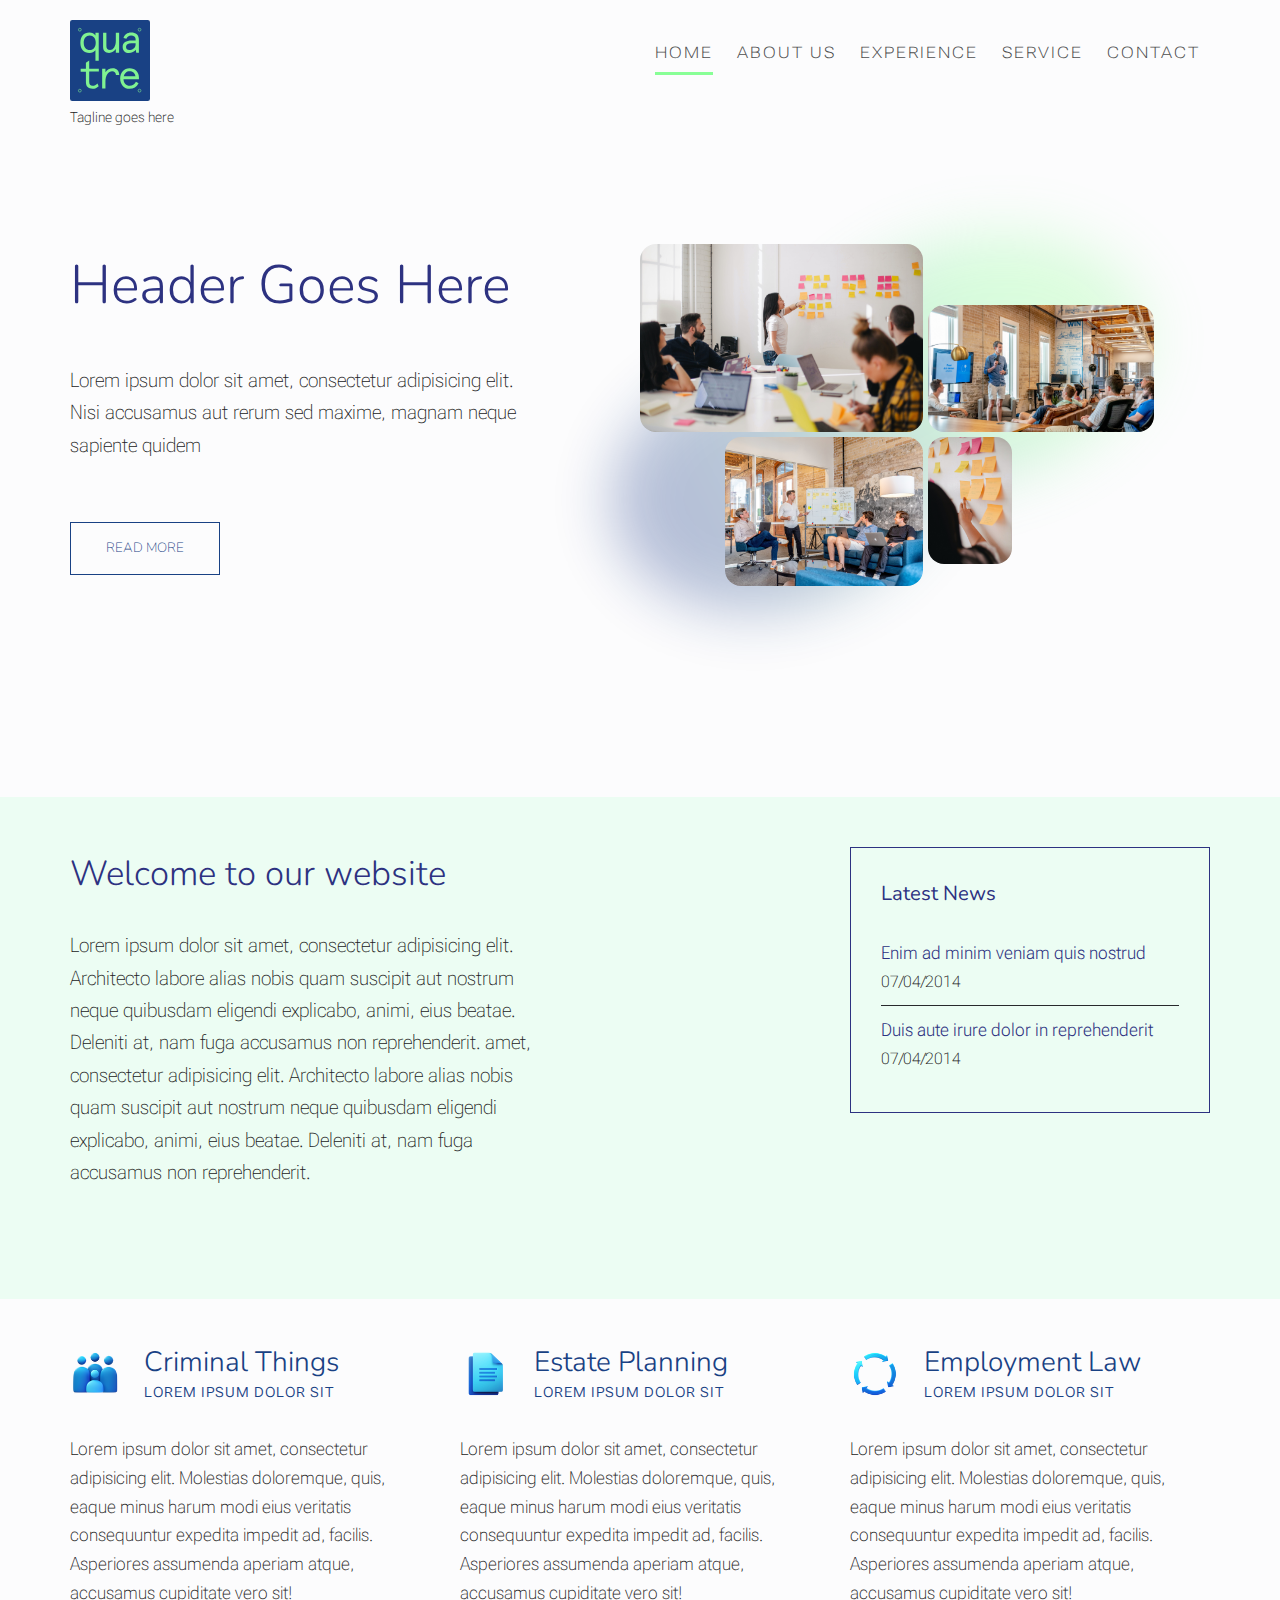
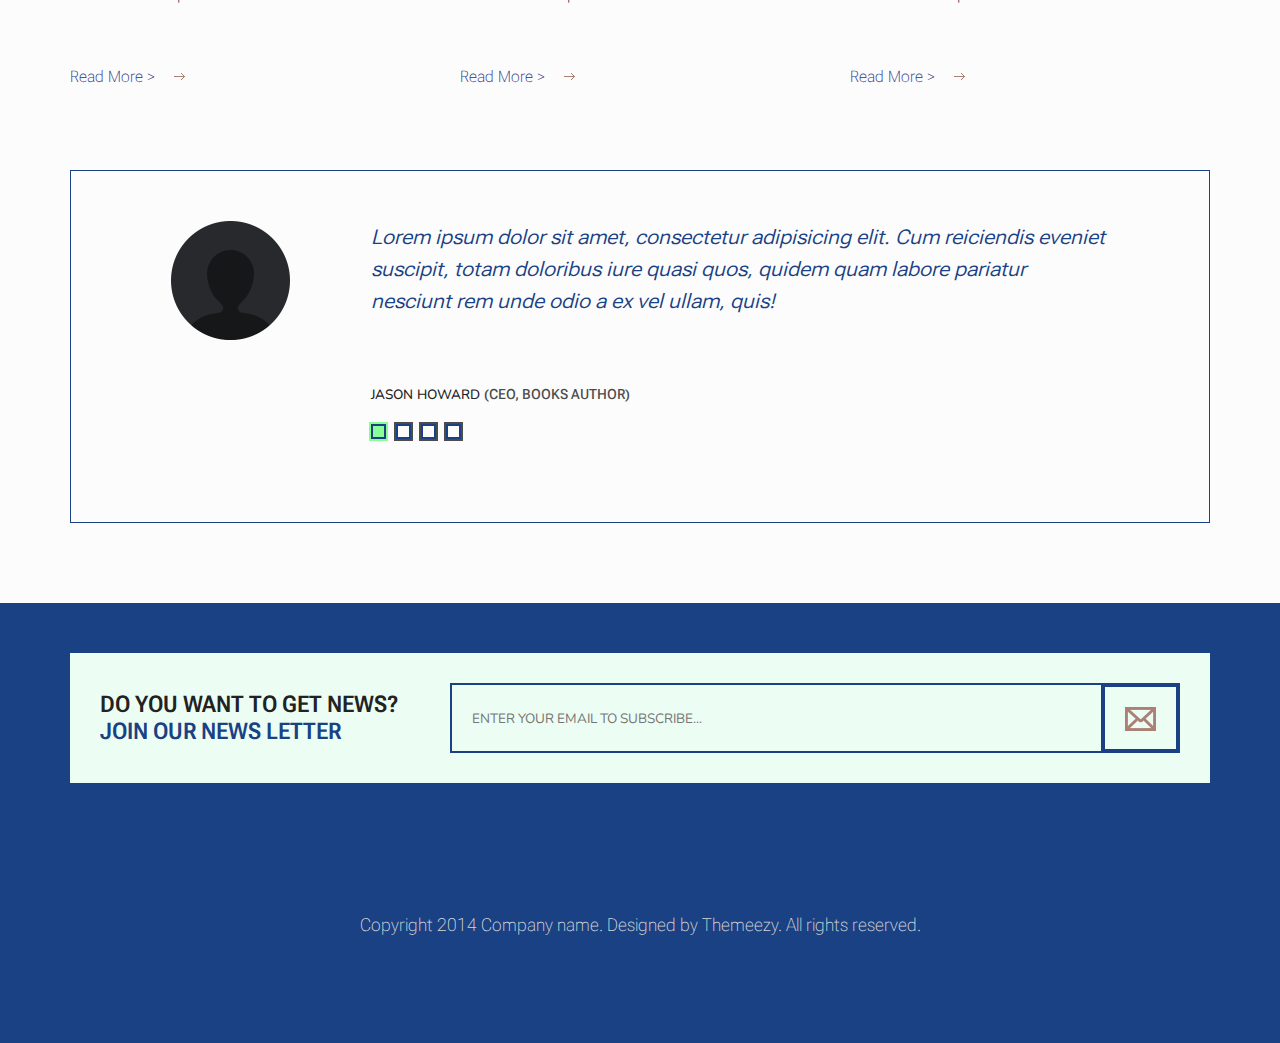
<file: index.html>
<!DOCTYPE html>
<html lang="en">
	<head>
		<meta charset="UTF-8">
		<meta http-equiv="X-UA-Compatible" content="IE=edge">
		<meta name="viewport" content="width=device-width, initial-scale=1.0,maximum-scale=1">
		
		<title>Lawyers</title>
		
		<!-- Loading third party fonts -->
		<link href="fonts/RobotoFlex.css" rel="stylesheet" type="text/css">
		<link href="fonts/novecento-font/novecento-font.css" rel="stylesheet" >

		<!-- Loading main css file -->
		<link href="style.css" rel="stylesheet" type="text/css" >
		
		<!--[if lt IE 9]>
		<script src="js/ie-support/html5.js"></script>
		<script src="js/ie-support/respond.js"></script>
		<![endif]-->

	</head>


	<body>
		
		<div id="site-content" class="fixed-top" >
			
			<header class="site-header">
				<div class="container">
					<a href="index.html" id="branding">
						<img src="images/logoquatre4stroke.svg" alt="Company Name" class="logo">
						<div class="branding-copy">
							<h1 class="site-title">Company Name</h1>
							<small class="site-description">Tagline goes here</small>
						</div>
					</a>

					<nav class="main-navigation">
						<button type="button" class="menu-toggle"><i class="fa fa-bars"></i></button>
						<ul class="menu">
							<li class="menu-item current-menu-item"><a href="index.html">Home</a></li>
							<li class="menu-item"><a href="about.html">About Us</a></li>
							<li class="menu-item"><a href="experience.html">Experience</a></li>
							<li class="menu-item"><a href="service.html">Service</a></li>
							<li class="menu-item"><a href="contact.html">Contact</a></li>
						</ul>
					</nav>
					<nav class="mobile-navigation"></nav>
				</div>
			</header> <!-- .site-header -->

			<main class="main-content">
				<div class="container">
				<div class="hero">

					<div class="hero-content">
						<h1 class="hero-title">Header Goes Here</h1>
						<p class="is-45ch">Lorem ipsum dolor sit amet, consectetur adipisicing elit. Nisi accusamus aut rerum sed maxime, magnam neque sapiente quidem</p>
						<a href="#" class="button">Read more </a>
					</div>
					
						<div class="hero-img">
							<div class="img-wrapper1"><img src="images/jason-goodman-Oalh2MojUuk-unsplash.jpg" class="img-grid1" alt="">
								
							</div>
							<div class="img-wrapper2"><img src="images/austin-distel-rxpThOwuVgE-unsplash.jpg" class="img-grid2" alt=""></div>
							<div class="img-wrapper3"><img src="images/austin-distel-34.png" class="img-grid3" alt=""></div>
							<div class="img-wrapper4"><img src="images/jason-goodman-m2TU2gfqSeE-unsplash.jpg" class="img-grid4" alt=""></div>
						</div>
							
					</div>
						
							
								
							
								
					
				</div> <!-- .hero-slider -->
				
				<div class="fullwidth-block" data-bg-color="#ECFDF3">
					<div class="container">
						<div class="row">
							<div class="col-md-8">
								<h2 class="is-weight300">Welcome to our website</h2>
								<p class="is-45ch">Lorem ipsum dolor sit amet, consectetur adipisicing elit. Architecto labore alias nobis quam suscipit aut nostrum neque quibusdam eligendi explicabo, animi, eius beatae. Deleniti at, nam fuga accusamus non reprehenderit.  amet, consectetur adipisicing elit. Architecto labore alias nobis quam suscipit aut nostrum neque quibusdam eligendi explicabo, animi, eius beatae. Deleniti at, nam fuga accusamus non reprehenderit.</p>
							</div>
							<div class="col-md-4">
								<div class="latest-news">
									<h3>Latest News</h3>
									<ul>
										<li>
											<h3 class="entry-title"><a href="#">Enim ad minim veniam quis nostrud</a></h3>
											<small class="date">07/04/2014</small>
										</li>
										<li>
											<h3 class="entry-title"><a href="#">Duis aute irure dolor in reprehenderit</a></h3>
											<small class="date">07/04/2014</small>
										</li>
									</ul>
								</div> <!-- .latest-news -->
							</div>
						</div> <!-- .row -->
					</div> <!-- .container -->
				</div> <!-- .fullwidth-block -->

				<div class="fullwidth-block">
					<div class="container">
						<div class="row feature-list-section">
							<div class="col-md-4">
								<div class="feature">
									<header>
										<img src="images/icons8-conference-94.png" class="feature-icon" width="50px">
										<div class="feature-title-copy">
											<h3 class="feature-title">Criminal Things</h3>
											<small class="feature-subtitle">Lorem ipsum dolor sit</small>
										</div>
									</header>
									<p class=" is-1em">Lorem ipsum dolor sit amet, consectetur adipisicing elit. Molestias doloremque, quis, eaque minus harum modi eius veritatis consequuntur expedita impedit ad, facilis. Asperiores assumenda aperiam atque, accusamus cupiditate vero sit!</p>
									<a href="#" class="more-link">Read More ></a>
								</div>
							</div>
							<div class="col-md-4">
								<div class="feature">
									<header>
										<img src="images/icons8-documents-94.png" class="feature-icon" width="50px">
										<div class="feature-title-copy">
											<h3 class="feature-title">Estate Planning</h3>
											<small class="feature-subtitle">Lorem ipsum dolor sit</small>
										</div>
									</header>
									<p class="is-1em">Lorem ipsum dolor sit amet, consectetur adipisicing elit. Molestias doloremque, quis, eaque minus harum modi eius veritatis consequuntur expedita impedit ad, facilis. Asperiores assumenda aperiam atque, accusamus cupiditate vero sit!</p>
									<a href="#" class="more-link">Read More ></a>
								</div>
							</div>
							<div class="col-md-4">
								<div class="feature">
									<header>
										<img src="images/icons8-process-94.png" class="feature-icon" width="50px">
										<div class="feature-title-copy">
											<h3 class="feature-title">Employment Law</h3>
											<small class="feature-subtitle">Lorem ipsum dolor sit</small>
										</div>
									</header>
									<p class=" is-1em">Lorem ipsum dolor sit amet, consectetur adipisicing elit. Molestias doloremque, quis, eaque minus harum modi eius veritatis consequuntur expedita impedit ad, facilis. Asperiores assumenda aperiam atque, accusamus cupiditate vero sit!</p>
									<a href="#" class="more-link">Read More ></a>
								</div>
							</div>
						</div>
						
						<div class="quote-section">
							<div class="quote-slider">
								<ul class="slides">
									<li>
										<figure class="quote-avatar"><img src="dummy/avatar.png"></figure>
										<blockquote>
											<p>Lorem ipsum dolor sit amet, consectetur adipisicing elit. Cum reiciendis eveniet suscipit, totam doloribus iure quasi quos, quidem quam labore pariatur nesciunt rem unde odio a ex vel ullam, quis!</p>
											<footer>
												<cite>Jason Howard</cite>
												<span>(CEO, Books author)</span>
											</footer>
										</blockquote>
									</li>
									<li>
										<figure class="quote-avatar"><img src="dummy/avatar.png"></figure>
										<blockquote>
											<p>Lorem ipsum dolor sit amet, consectetur adipisicing elit. Cum reiciendis eveniet suscipit, totam doloribus iure quasi quos, quidem quam labore pariatur nesciunt rem unde odio a ex vel ullam, quis!</p>
											<footer>
												<cite>Jason Howard</cite>
												<span>(CEO, Books author)</span>
											</footer>
										</blockquote>
									</li>
									<li>
										<figure class="quote-avatar"><img src="dummy/avatar.png"></figure>
										<blockquote>
											<p>Lorem ipsum dolor sit amet, consectetur adipisicing elit. Cum reiciendis eveniet suscipit, totam doloribus iure quasi quos, quidem quam labore pariatur nesciunt rem unde odio a ex vel ullam, quis!</p>
											<footer>
												<cite>Jason Howard</cite>
												<span>(CEO, Books author)</span>
											</footer>
										</blockquote>
									</li>
									<li>
										<figure class="quote-avatar"><img src="dummy/avatar.png"></figure>
										<blockquote>
											<p>Lorem ipsum dolor sit amet, consectetur adipisicing elit. Cum reiciendis eveniet suscipit, totam doloribus iure quasi quos, quidem quam labore pariatur nesciunt rem unde odio a ex vel ullam, quis!</p>
											<footer>
												<cite>Jason Howard</cite>
												<span>(CEO, Books author)</span>
											</footer>
										</blockquote>
									</li>
								</ul>
							</div>
						</div>
					</div>
				</div>

			</main> <!-- .main-content -->

			<footer class="site-footer">
				<div class="container">
					<div class="subscribe-form">
						<form action="#">
							<label for="#">
								<span>Do you want to get news?</span>
								<span>Join our news letter</span>
							</label>
							<div class="control">
								<input type="text" placeholder="Enter your email to subscribe...">
								<button type="submit"><img src="images/icon-envelope.png" alt=""></button>
														</form>
							</div>
					</div>
					<div class="social-links">
						<a href="#"><i class="fa fa-facebook"></i></a>
						<a href="#"><i class="fa fa-twitter"></i></a>
						<a href="#"><i class="fa fa-google-plus"></i></a>
						<a href="#"><i class="fa fa-pinterest"></i></a>
					</div>
					<div class="copy">
						<p>Copyright 2014 Company name. Designed by Themeezy. All rights reserved.</p>
					</div>
				</div>
			</footer> <!-- .site-footer -->

		</div> <!-- #site-content -->

		

		<script src="js/jquery-1.11.1.min.js"></script>
		<script src="js/plugins.js"></script>
		<script src="js/app.js"></script>
		
	</body>

</html>
</file>
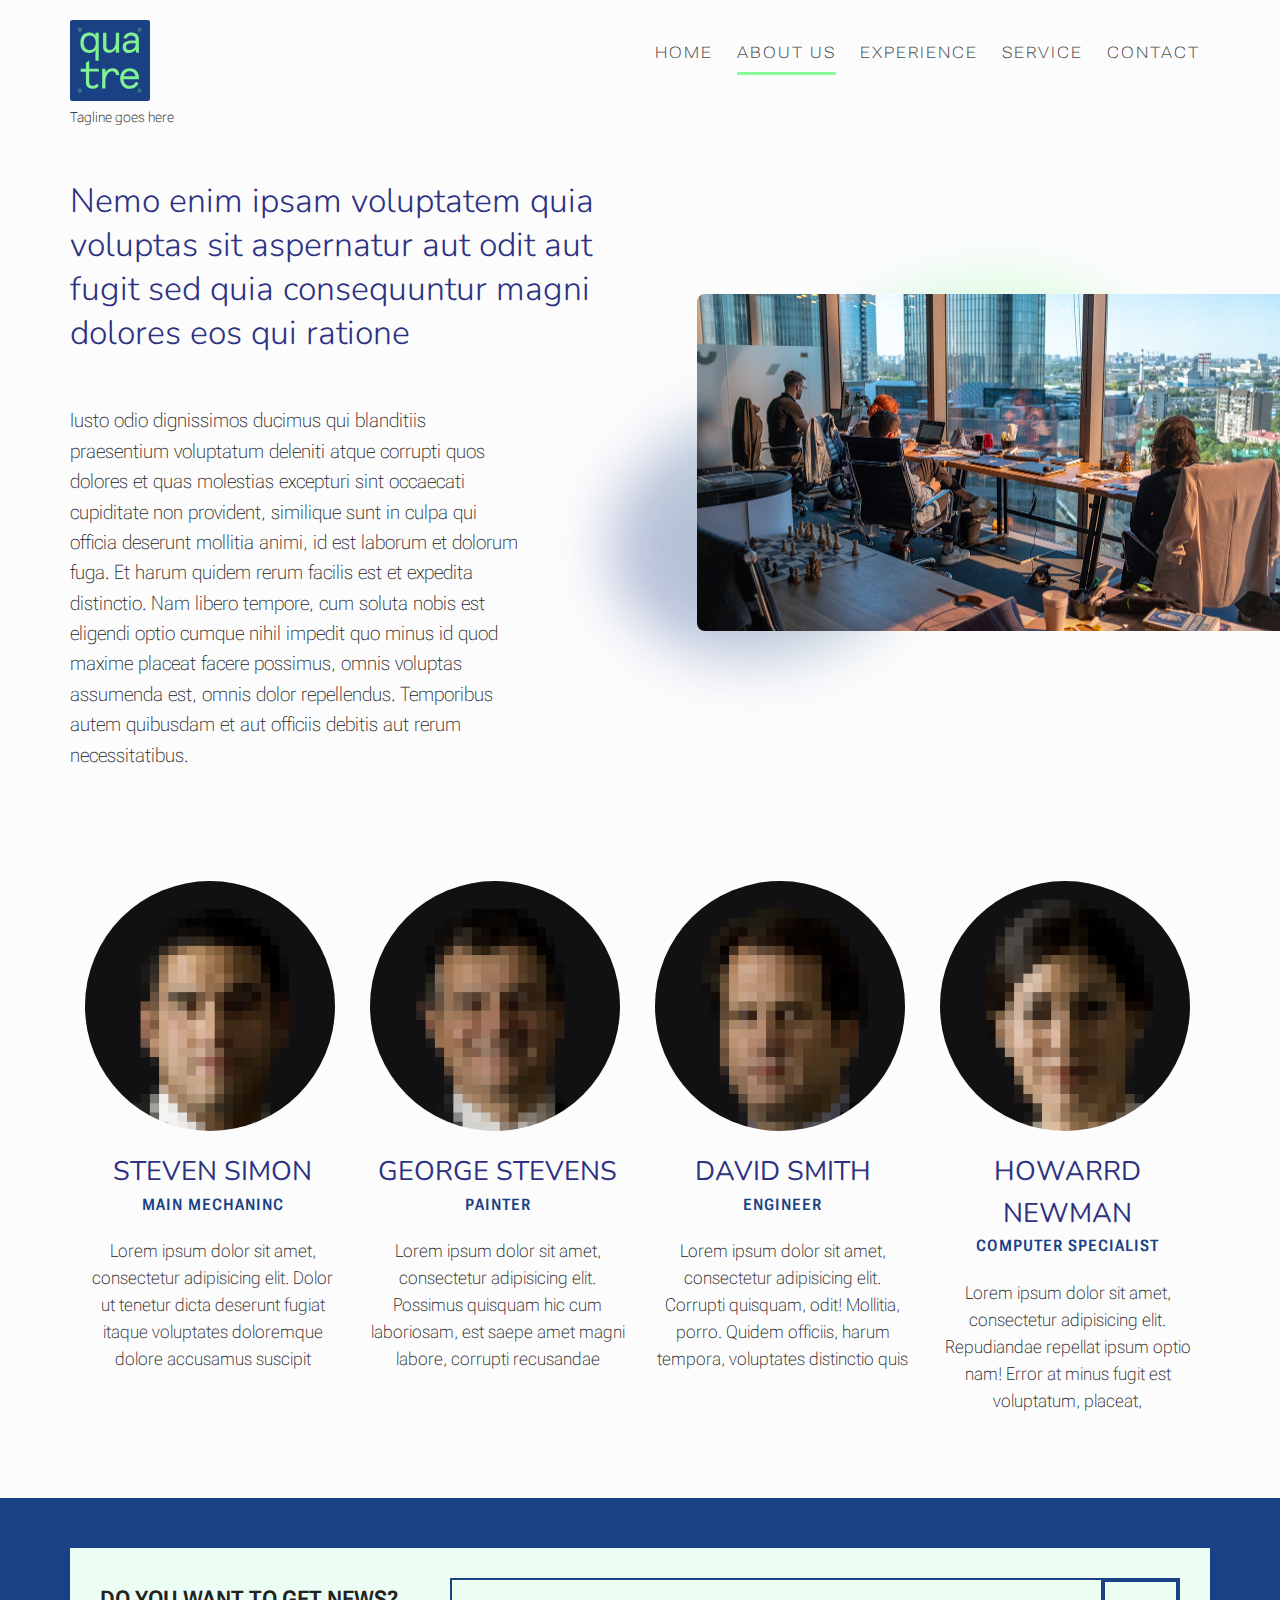
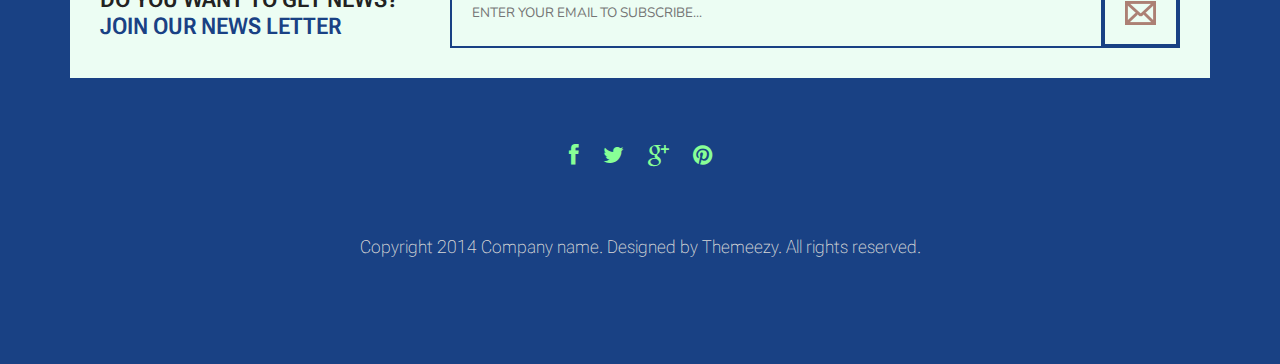
<file: about.html>
<!DOCTYPE html>
<html lang="en">

<head>
	<meta charset="UTF-8">
	<meta http-equiv="X-UA-Compatible" content="IE=edge">
	<meta name="viewport" content="width=device-width, initial-scale=1.0,maximum-scale=1">

	<title>Lawyers | About Us</title>

	<!-- Loading third party fonts -->
	<link href="fonts/font-awesome.min.css" rel="stylesheet" type="text/css">
	<link href="fonts/novecento-font/novecento-font.css" rel="stylesheet">

	<!-- Loading main css file -->
	<link href="style.css" rel="stylesheet" type="text/css" >
	<!--[if lt IE 9]>
		<script src="js/ie-support/html5.js"></script>
		<script src="js/ie-support/respond.js"></script>
		<![endif]-->

</head>


<body>

	<div id="site-content">

		<header class="site-header">
			<div class="container">
				<a href="index.html" id="branding">
					<img src="images/logoquatre4stroke.svg" alt="Company Name" class="logo">
					<div class="branding-copy">
						<h1 class="site-title">Company Name</h1>
						<small class="site-description">Tagline goes here</small>
					</div>
				</a>

				<nav class="main-navigation">
					<button type="button" class="menu-toggle"><i class="fa fa-bars"></i></button>
					<ul class="menu">
						<li class="menu-item"><a href="index.html">Home</a></li>
						<li class="menu-item current-menu-item"><a href="about.html">About Us</a></li>
						<li class="menu-item"><a href="experience.html">Experience</a></li>
						<li class="menu-item"><a href="service.html">Service</a></li>
						<li class="menu-item"><a href="contact.html">Contact</a></li>
					</ul>
				</nav>
				<nav class="mobile-navigation"></nav>
			</div>
		</header> <!-- .site-header -->

		<main class="main-content">

			<div class="fullwidth-block content">
				<div class="container">
					<div class="hero">
						<div class="copy-wrapper">
							<h2 class="entry-title is-weight300">Nemo enim ipsam voluptatem quia voluptas sit aspernatur
								aut odit aut fugit sed quia consequuntur magni dolores eos qui ratione</h2>
							<p>Iusto odio dignissimos ducimus qui blanditiis praesentium voluptatum deleniti atque
								corrupti quos dolores et quas molestias excepturi sint occaecati cupiditate non
								provident, similique sunt in culpa qui officia deserunt mollitia animi, id est laborum
								et dolorum fuga. Et harum quidem rerum facilis est et expedita distinctio. Nam libero
								tempore, cum soluta nobis est eligendi optio cumque nihil impedit quo minus id quod
								maxime placeat facere possimus, omnis voluptas assumenda est, omnis dolor repellendus.
								Temporibus autem quibusdam et aut officiis debitis aut rerum necessitatibus.</p>
						</div>
						<div class="aboutimg-wrapper"><img src="images/ant-rozetsky-HXOllTSwrpM-unsplash.png"
								class="aboutus-img" alt="">
						</div>
					</div>

				</div>
			</div>
	</div>
	<div class="container">
	<div class="team-wrapper">
	<div class="team">
		<figure class="team-image"><img src="dummy/person-1.png" alt="person-1"></figure>
		<h3 class="team-name">Steven Simon</h3>
		<small class="team-desc">Main mechaninc</small>
		<p>Lorem ipsum dolor sit amet, consectetur adipisicing elit. Dolor ut tenetur dicta deserunt fugiat itaque
			voluptates doloremque dolore accusamus suscipit</p>
	</div>
	<div class="team">
		<figure class="team-image"><img src="dummy/person-2.png" alt="person-2"></figure>
		<h3 class="team-name">George Stevens</h3>
		<small class="team-desc">Painter</small>
		<p>Lorem ipsum dolor sit amet, consectetur adipisicing elit. Possimus quisquam hic cum laboriosam, est saepe
			amet magni labore, corrupti recusandae</p>
	</div>
	<div class="team">
		<figure class="team-image"><img src="dummy/person-3.png" alt="person-3"></figure>
		<h3 class="team-name">David Smith</h3>
		<small class="team-desc">Engineer</small>
		<p>Lorem ipsum dolor sit amet, consectetur adipisicing elit. Corrupti quisquam, odit! Mollitia, porro. Quidem
			officiis, harum tempora, voluptates distinctio quis</p>
	</div>
	<div class="team">
		<figure class="team-image"><img src="dummy/person-4.png" alt="person-4"></figure>
		<h3 class="team-name">Howarrd Newman</h3>
		<small class="team-desc">Computer Specialist</small>
		<p>Lorem ipsum dolor sit amet, consectetur adipisicing elit. Repudiandae repellat ipsum optio nam! Error at
			minus fugit est voluptatum, placeat,</p>
	</div>
	</div>
</div>

	</main> <!-- .main-content -->

	<footer class="site-footer">
		<div class="container">
			<div class="subscribe-form">
				<form action="#">
					<label for="#">
						<span>Do you want to get news?</span>
						<span class>Join our news letter</span>
					</label>
					<div class="control">
						<input type="text" placeholder="Enter your email to subscribe...">
						<button type="submit"><img src="images/icon-envelope.png" alt=""></button>
				</form>
			</div>
		</div>
		<div class="social-links">
			<a href="#"><i class="fa fa-facebook"></i></a>
			<a href="#"><i class="fa fa-twitter"></i></a>
			<a href="#"><i class="fa fa-google-plus"></i></a>
			<a href="#"><i class="fa fa-pinterest"></i></a>
		</div>
		<div class="copy">
			<p>Copyright 2014 Company name. Designed by Themeezy. All rights reserved.</p>
		</div>
		</div>
	</footer> <!-- .site-footer -->

	</div> <!-- #site-content -->



	<script src="js/jquery-1.11.1.min.js"></script>
	<script src="js/plugins.js"></script>
	<script src="js/app.js"></script>

</body>

</html>
</file>
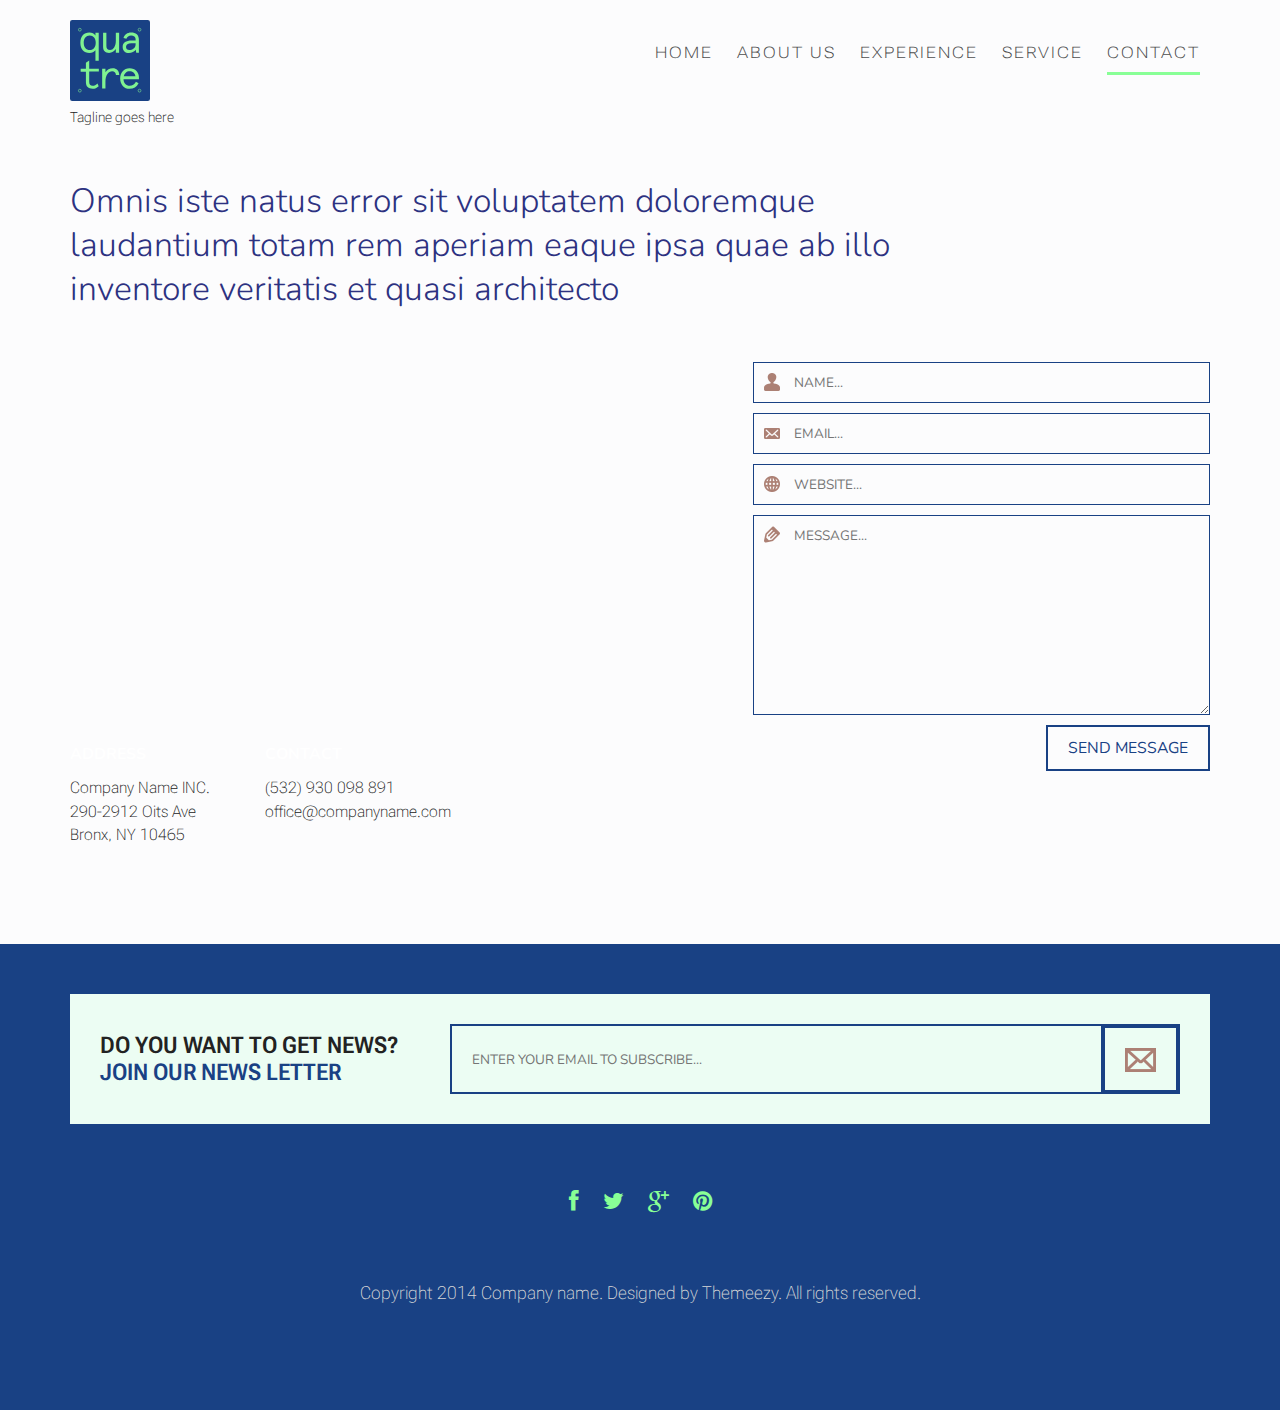
<file: contact.html>
<!DOCTYPE html>
<html lang="en">
	<head>
		<meta charset="UTF-8">
		<meta http-equiv="X-UA-Compatible" content="IE=edge">
		<meta name="viewport" content="width=device-width, initial-scale=1.0,maximum-scale=1">
		
		<title>Lawyers | Contact</title>
		
		<!-- Loading third party fonts -->
		<link href="fonts/font-awesome.min.css" rel="stylesheet" type="text/css">
		<link href="fonts/novecento-font/novecento-font.css" rel="stylesheet" >

		<!-- Loading main css file -->
		<link href="style.css" rel="stylesheet" type="text/css" >		
		<!--[if lt IE 9]>
		<script src="js/ie-support/html5.js"></script>
		<script src="js/ie-support/respond.js"></script>
		<![endif]-->

	</head>


	<body>
		
		<div id="site-content">
			
			<header class="site-header">
				<div class="container">
					<a href="index.html" id="branding">
						<img src="images/logoquatre4stroke.svg" alt="Company Name" class="logo">
						<div class="branding-copy">
							<h1 class="site-title">Company Name</h1>
							<small class="site-description">Tagline goes here</small>
						</div>
					</a>

					<nav class="main-navigation">
						<button type="button" class="menu-toggle"><i class="fa fa-bars"></i></button>
						<ul class="menu">
							<li class="menu-item"><a href="index.html">Home</a></li>
							<li class="menu-item"><a href="about.html">About Us</a></li>
							<li class="menu-item"><a href="experience.html">Experience</a></li>
							<li class="menu-item"><a href="service.html">Service</a></li>
							<li class="menu-item current-menu-item"><a href="contact.html">Contact</a></li>
						</ul>
					</nav>
					<nav class="mobile-navigation"></nav>
				</div>
			</header> <!-- .site-header -->

			<main class="main-content">
				
				<div class="fullwidth-block content">
					<div class="container">
						<h2 class="entry-title">Omnis iste natus error sit voluptatem doloremque laudantium totam rem aperiam eaque ipsa quae ab illo inventore veritatis et quasi architecto</h2>

						<div class="row contact-info">
							<div class="col-md-6">
								<div class="map-container">
									<div class="map"></div>
									<div class="row">
										<div class="col-md-4">
											<address>
												<strong>Address</strong>
												<p>Company Name INC. <br>290-2912 Oits Ave <br>Bronx, NY 10465</p>
											</address>
										</div>
										<div class="col-md-8">
											<div class="contact">
												<strong>Contact</strong>
												<p>
													<a href="tel:532930098891">(532) 930 098 891</a>
													<a href="mailto:office@companyname.com">office@companyname.com</a> <br>
												</p>
											</div>
										</div>
									</div>
								</div>
							</div>
							<div class="col-md-5 col-md-offset-1">
								<form action="#" class="contact-form">
									<input type="text" id="name" placeholder="Name...">
									<input type="text" id="email" placeholder="Email...">
									<input type="text" id="website" placeholder="Website...">
									<textarea name="" id="message" placeholder="Message..."></textarea>
									<div class="text-right">
										<input type="submit" value="Send message">
									</div>
								</form>
							</div>
						</div>
					</div>
				</div>

			</main> <!-- .main-content -->

			<footer class="site-footer">
				<div class="container">
					<div class="subscribe-form">
						<form action="#">
							<label for="#">
								<span>Do you want to get news?</span>
								<span>Join our news letter</span>
							</label>
							<div class="control">
								<input type="text" placeholder="Enter your email to subscribe...">
								<button type="submit"><img src="images/icon-envelope.png" alt=""></button>
														</form>
							</div>
					</div>
					<div class="social-links">
						<a href="#"><i class="fa fa-facebook"></i></a>
						<a href="#"><i class="fa fa-twitter"></i></a>
						<a href="#"><i class="fa fa-google-plus"></i></a>
						<a href="#"><i class="fa fa-pinterest"></i></a>
					</div>
					<div class="copy">
						<p>Copyright 2014 Company name. Designed by Themeezy. All rights reserved.</p>
					</div>
				</div>
			</footer> <!-- .site-footer -->
		</div> <!-- #site-content -->

		

		<script src="js/jquery-1.11.1.min.js"></script>
		<script src="http://maps.google.com/maps/api/js?sensor=false&amp;language=en"></script>
		<script src="js/plugins.js"></script>
		<script src="js/app.js"></script>
		
	</body>

</html>
</file>
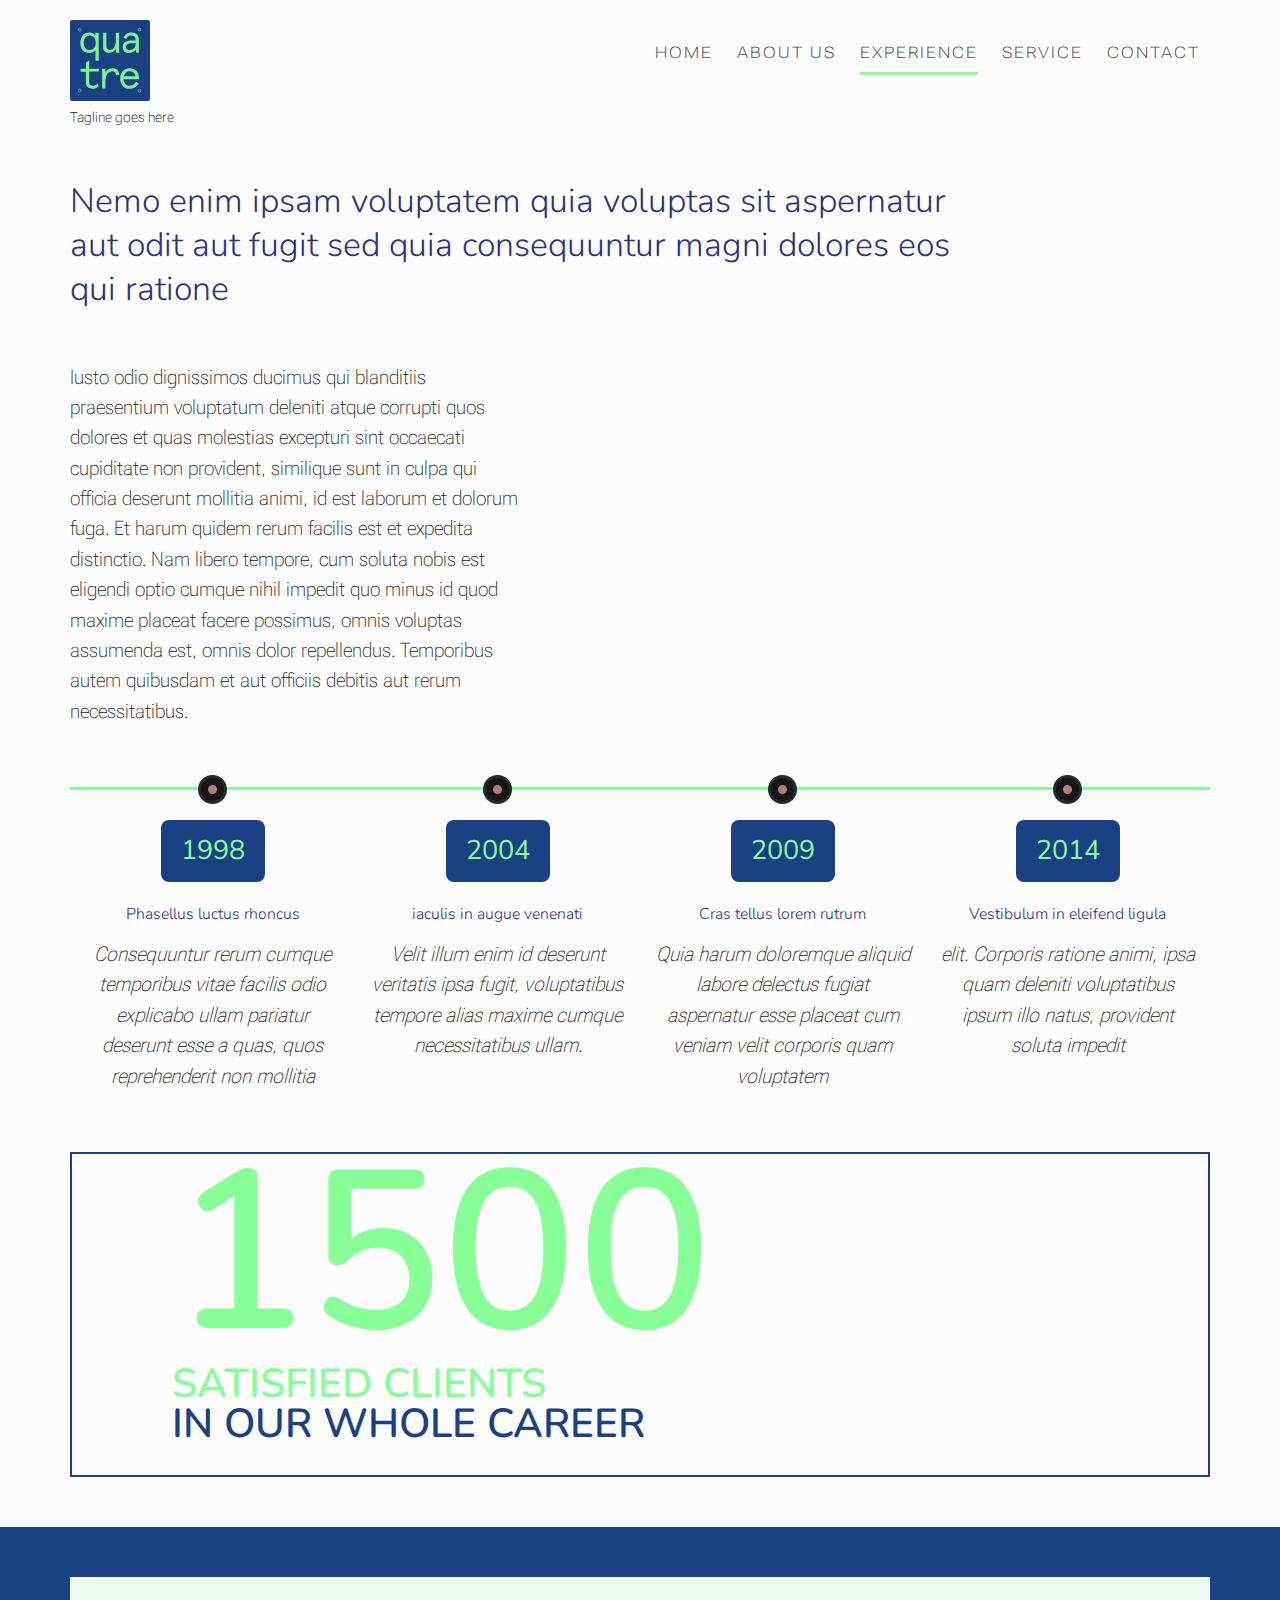
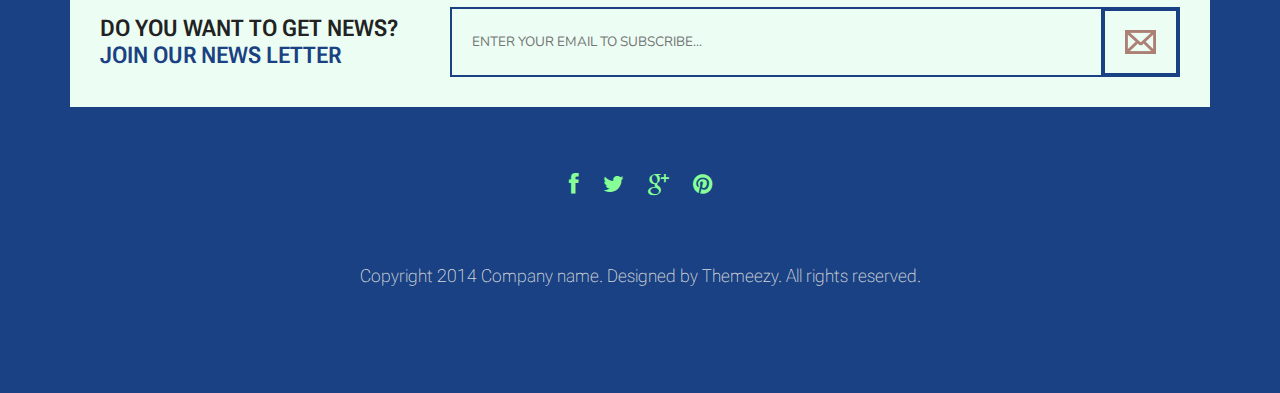
<file: experience.html>
<!DOCTYPE html>
<html lang="en">
	<head>
		<meta charset="UTF-8">
		<meta http-equiv="X-UA-Compatible" content="IE=edge">
		<meta name="viewport" content="width=device-width, initial-scale=1.0,maximum-scale=1">
		
		<title>Lawyers | Experience</title>
		
		<!-- Loading third party fonts -->
		<link href="fonts/font-awesome.min.css" rel="stylesheet" type="text/css">
		<link href="fonts/novecento-font/novecento-font.css" rel="stylesheet" >

		<!-- Loading main css file -->
		<link href="style.css" rel="stylesheet" type="text/css" >		
		<!--[if lt IE 9]>
		<script src="js/ie-support/html5.js"></script>
		<script src="js/ie-support/respond.js"></script>
		<![endif]-->

	</head>


	<body>
		
		<div id="site-content">
			
			<header class="site-header">
				<div class="container">
					<a href="index.html" id="branding">
						<img src="images/logoquatre4stroke.svg" alt="Company Name" class="logo">
						<div class="branding-copy">
							<h1 class="site-title">Company Name</h1>
							<small class="site-description">Tagline goes here</small>
						</div>
					</a>

					<nav class="main-navigation">
						<button type="button" class="menu-toggle"><i class="fa fa-bars"></i></button>
						<ul class="menu">
							<li class="menu-item"><a href="index.html">Home</a></li>
							<li class="menu-item"><a href="about.html">About Us</a></li>
							<li class="menu-item current-menu-item"><a href="experience.html">Experience</a></li>
							<li class="menu-item"><a href="service.html">Service</a></li>
							<li class="menu-item"><a href="contact.html">Contact</a></li>
						</ul>
					</nav>
					<nav class="mobile-navigation"></nav>
				</div>
			</header> <!-- .site-header -->

			<main class="main-content">
				
				<div class="fullwidth-block content">
					<div class="container">
						<h2 class="entry-title">Nemo enim ipsam voluptatem quia voluptas sit aspernatur aut odit aut fugit sed quia consequuntur magni dolores eos qui ratione</h2>
						<p>Iusto odio dignissimos ducimus qui blanditiis praesentium voluptatum deleniti atque corrupti quos dolores et quas molestias excepturi sint occaecati cupiditate non provident, similique sunt in culpa qui officia deserunt mollitia animi, id est laborum et dolorum fuga. Et harum quidem rerum facilis est et expedita distinctio. Nam libero tempore, cum soluta nobis est eligendi optio cumque nihil impedit quo minus id quod maxime placeat facere possimus, omnis voluptas assumenda est, omnis dolor repellendus. Temporibus autem quibusdam et aut officiis debitis aut rerum necessitatibus.</p>

						<div class="timeline">
							<div class="milestone">
								<h3 class="year">1998</h3>
								<h2 class="milestone-title">Phasellus luctus rhoncus</h2>
								<p class=" is-italic">Consequuntur rerum cumque temporibus vitae facilis odio explicabo ullam pariatur deserunt esse a quas, quos reprehenderit non mollitia</p>
							</div>
							<div class="milestone">
								<h3 class="year">2004</h3>
								<h2 class="milestone-title">iaculis in augue venenati</h2>
								<p class=" is-italic">Velit illum enim id deserunt veritatis ipsa fugit, voluptatibus tempore alias maxime cumque necessitatibus ullam.</p>
							</div>
							<div class="milestone">
								<h3 class="year">2009</h3>
								<h2 class="milestone-title">Cras tellus lorem rutrum</h2>
								<p class=" is-italic">Quia harum doloremque aliquid labore delectus fugiat aspernatur esse placeat cum veniam velit corporis quam voluptatem</p>
							</div>
							<div class="milestone">
								<h3 class="year">2014</h3>
								<h2 class="milestone-title">Vestibulum in eleifend ligula</h2>
								<p class=" is-italic">elit. Corporis ratione animi, ipsa quam deleniti voluptatibus ipsum illo natus, provident soluta impedit</p>
							</div>	
						</div>

						<div class="counter">
							<div class="num">1500</div>
							<div class="copy">
								<span>Satisfied Clients</span>
								<span>In our whole career</span>
							</div>
						</div>

					</div>
				</div>

			</main> <!-- .main-content -->

			<footer class="site-footer">
				<div class="container">
					<div class="subscribe-form">
						<form action="#">
							<label for="#">
								<span>Do you want to get news?</span>
								<span>Join our news letter</span>
							</label>
							<div class="control">
								<input type="text" placeholder="Enter your email to subscribe...">
								<button type="submit"><img src="images/icon-envelope.png" alt=""></button>
														</form>
							</div>
					</div>
					<div class="social-links">
						<a href="#"><i class="fa fa-facebook"></i></a>
						<a href="#"><i class="fa fa-twitter"></i></a>
						<a href="#"><i class="fa fa-google-plus"></i></a>
						<a href="#"><i class="fa fa-pinterest"></i></a>
					</div>
					<div class="copy">
						<p>Copyright 2014 Company name. Designed by Themeezy. All rights reserved.</p>
					</div>
				</div>
			</footer> <!-- .site-footer -->

		</div> <!-- #site-content -->

		

		<script src="js/jquery-1.11.1.min.js"></script>
		<script src="js/plugins.js"></script>
		<script src="js/app.js"></script>
		
	</body>

</html>
</file>
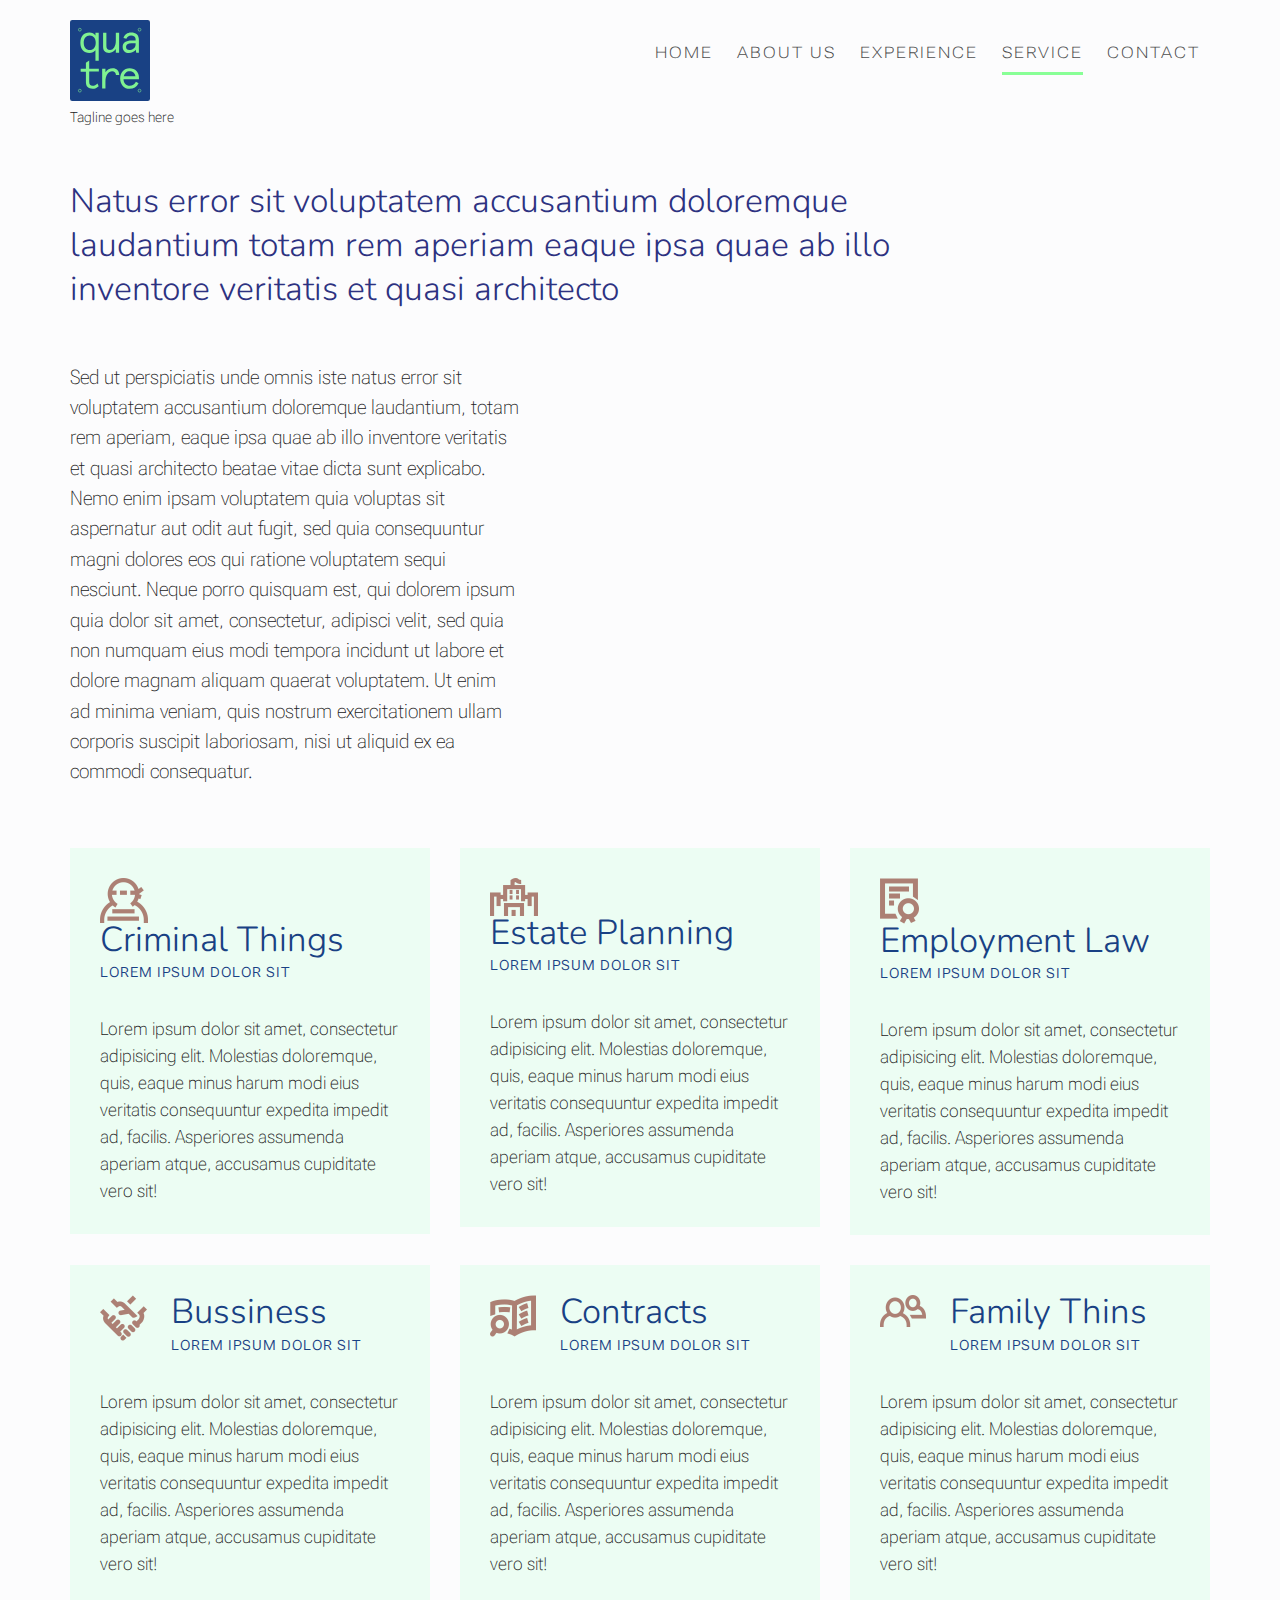
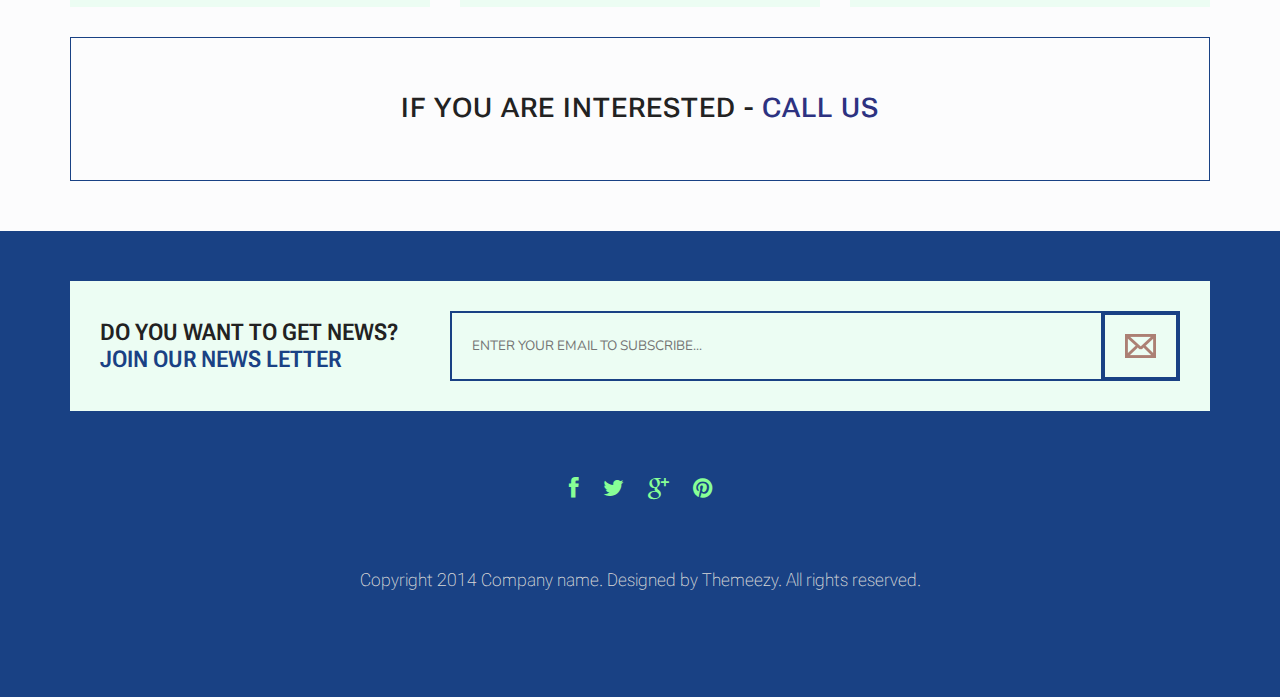
<file: service.html>
<!DOCTYPE html>
<html lang="en">
	<head>
		<meta charset="UTF-8">
		<meta http-equiv="X-UA-Compatible" content="IE=edge">
		<meta name="viewport" content="width=device-width, initial-scale=1.0,maximum-scale=1">
		
		<title>Lawyers | Services</title>
		
		<!-- Loading third party fonts -->
		<link href="fonts/font-awesome.min.css" rel="stylesheet" type="text/css">
		<link href="fonts/novecento-font/novecento-font.css" rel="stylesheet" >

		<!-- Loading main css file -->
		<link href="style.css" rel="stylesheet" type="text/css" >		
		<!--[if lt IE 9]>
		<script src="js/ie-support/html5.js"></script>
		<script src="js/ie-support/respond.js"></script>
		<![endif]-->

	</head>


	<body>
		
		<div id="site-content">
			
			<header class="site-header">
				<div class="container">
					<a href="index.html" id="branding">
						<img src="images/logoquatre4stroke.svg" alt="Company Name" class="logo">
						<div class="branding-copy">
							<h1 class="site-title">Company Name</h1>
							<small class="site-description">Tagline goes here</small>
						</div>
					</a>

					<nav class="main-navigation">
						<button type="button" class="menu-toggle"><i class="fa fa-bars"></i></button>
						<ul class="menu">
							<li class="menu-item"><a href="index.html">Home</a></li>
							<li class="menu-item"><a href="about.html">About Us</a></li>
							<li class="menu-item"><a href="experience.html">Experience</a></li>
							<li class="menu-item current-menu-item"><a href="service.html">Service</a></li>
							<li class="menu-item"><a href="contact.html">Contact</a></li>
						</ul>
					</nav>
					<nav class="mobile-navigation"></nav>
				</div>
			</header> <!-- .site-header -->

			<main class="main-content">
				
				<div class="fullwidth-block content">
					<div class="container">
						<h2 class="entry-title">Natus error sit voluptatem accusantium doloremque laudantium totam rem aperiam eaque ipsa quae ab illo inventore veritatis et quasi architecto</h2>

						<p>Sed ut perspiciatis unde omnis iste natus error sit voluptatem accusantium doloremque laudantium, totam rem aperiam, eaque ipsa quae ab illo inventore veritatis et quasi architecto beatae vitae dicta sunt explicabo. Nemo enim ipsam voluptatem quia voluptas sit aspernatur aut odit aut fugit, sed quia consequuntur magni dolores eos qui ratione voluptatem sequi nesciunt. Neque porro quisquam est, qui dolorem ipsum quia dolor sit amet, consectetur, adipisci velit, sed quia non numquam eius modi tempora incidunt ut labore et dolore magnam aliquam quaerat voluptatem. Ut enim ad minima veniam, quis nostrum exercitationem ullam corporis suscipit laboriosam, nisi ut aliquid ex ea commodi consequatur.</p>
						
						<div class="row">
							<div class="col-md-4">
								<div class="feature boxed">
									<header>
										<img src="images/icon-1.png" class="feature-icon">
										<div class="feature-title-copy">
											<h2 class="feature-title">Criminal Things</h2>
											<small class="feature-subtitle">Lorem ipsum dolor sit</small>
										</div>
									</header>
									<p class="is-1em">Lorem ipsum dolor sit amet, consectetur adipisicing elit. Molestias doloremque, quis, eaque minus harum modi eius veritatis consequuntur expedita impedit ad, facilis. Asperiores assumenda aperiam atque, accusamus cupiditate vero sit!</p>
								</div>
							</div>
							<div class="col-md-4">
								<div class="feature boxed">
									<header>
										<img src="images/icon-2.png" class="feature-icon">
										<div class="feature-title-copy">
											<h2 class="feature-title">Estate Planning</h2>
											<small class="feature-subtitle">Lorem ipsum dolor sit</small>
										</div>
									</header>
									<p class="is-1em">Lorem ipsum dolor sit amet, consectetur adipisicing elit. Molestias doloremque, quis, eaque minus harum modi eius veritatis consequuntur expedita impedit ad, facilis. Asperiores assumenda aperiam atque, accusamus cupiditate vero sit!</p>
								</div>
							</div>
							<div class="col-md-4">
								<div class="feature boxed">
									<header>
										<img src="images/icon-3.png" class="feature-icon">
										<div class="feature-title-copy">
											<h2 class="feature-title">Employment Law</h2>
											<small class="feature-subtitle">Lorem ipsum dolor sit</small>
										</div>
									</header>
									<p class="is-1em">Lorem ipsum dolor sit amet, consectetur adipisicing elit. Molestias doloremque, quis, eaque minus harum modi eius veritatis consequuntur expedita impedit ad, facilis. Asperiores assumenda aperiam atque, accusamus cupiditate vero sit!</p>
								</div>
							</div>
						</div>
						<div class="row">
							<div class="col-md-4">
								<div class="feature boxed">
									<header>
										<img src="images/icon-4.png" class="feature-icon">
										<div class="feature-title-copy">
											<h2 class="feature-title">Bussiness</h2>
											<small class="feature-subtitle">Lorem ipsum dolor sit</small>
										</div>
									</header>
									<p class="is-1em">Lorem ipsum dolor sit amet, consectetur adipisicing elit. Molestias doloremque, quis, eaque minus harum modi eius veritatis consequuntur expedita impedit ad, facilis. Asperiores assumenda aperiam atque, accusamus cupiditate vero sit!</p>
								</div>
							</div>
							<div class="col-md-4">
								<div class="feature boxed">
									<header>
										<img src="images/icon-5.png" class="feature-icon">
										<div class="feature-title-copy">
											<h2 class="feature-title">Contracts</h2>
											<small class="feature-subtitle">Lorem ipsum dolor sit</small>
										</div>
									</header>
									<p class="is-1em">Lorem ipsum dolor sit amet, consectetur adipisicing elit. Molestias doloremque, quis, eaque minus harum modi eius veritatis consequuntur expedita impedit ad, facilis. Asperiores assumenda aperiam atque, accusamus cupiditate vero sit!</p>
								</div>
							</div>
							<div class="col-md-4">
								<div class="feature boxed">
									<header>
										<img src="images/icon-6.png" class="feature-icon">
										<div class="feature-title-copy">
											<h2 class="feature-title">Family Thins</h2>
											<small class="feature-subtitle">Lorem ipsum dolor sit</small>
										</div>
									</header>
									<p class="is-1em">Lorem ipsum dolor sit amet, consectetur adipisicing elit. Molestias doloremque, quis, eaque minus harum modi eius veritatis consequuntur expedita impedit ad, facilis. Asperiores assumenda aperiam atque, accusamus cupiditate vero sit!</p>
								</div>
							</div>
						</div>

						<div class="cta">
							if you are interested - <a href="#">Call Us</a>
						</div>
					</div> 
				</div>

			</main> <!-- .main-content -->

			<footer class="site-footer">
				<div class="container">
					<div class="subscribe-form">
						<form action="#">
							<label for="#">
								<span>Do you want to get news?</span>
								<span>Join our news letter</span>
							</label>
							<div class="control">
								<input type="text" placeholder="Enter your email to subscribe...">
								<button type="submit"><img src="images/icon-envelope.png" alt=""></button>
														</form>
							</div>
					</div>
					<div class="social-links">
						<a href="#"><i class="fa fa-facebook"></i></a>
						<a href="#"><i class="fa fa-twitter"></i></a>
						<a href="#"><i class="fa fa-google-plus"></i></a>
						<a href="#"><i class="fa fa-pinterest"></i></a>
					</div>
					<div class="copy">
						<p>Copyright 2014 Company name. Designed by Themeezy. All rights reserved.</p>
					</div>
				</div>
			</footer> <!-- .site-footer -->

		</div> <!-- #site-content -->

		

		<script src="js/jquery-1.11.1.min.js"></script>
		<script src="js/plugins.js"></script>
		<script src="js/app.js"></script>
		
	</body>

</html>
</file>
<file: fonts/RobotoFlex.css>
@font-face {
    font-family: 'Roboto Flex';
    font-weight: 100 1000;
    font-stretch: 25% 151%;
    src: url(RobotoFlex.ttf) format('ttf');
   
  }
</file>
<file: fonts/novecento-font/novecento-font.css>
/*
 * Web Fonts from fontspring.com
 *
 * All OpenType features and all extended glyphs have been removed.
 * Fully installable fonts can be purchased at http://www.fontspring.com
 *
 * The fonts included in this stylesheet are subject to the End User License you purchased
 * from Fontspring. The fonts are protected under domestic and international trademark and 
 * copyright law. You are prohibited from modifying, reverse engineering, duplicating, or
 * distributing this font software.
 *
 * (c) 2010-2014 Fontspring
 *
 *
 *
 *
 * The fonts included are copyrighted by the vendor listed below.
 *
 * Vendor:      Synthview Type Design
 * License URL: http://www.fontspring.com/licenses/synthview/webfont
 *
 *
 */

@font-face {
    font-family: 'Novecento Sans';
    src: url('Novecentosanswide-Bold-webfont.eot');
    src: url('Novecentosanswide-Bold-webfont.eot?#iefix') format('embedded-opentype'),
         url('Novecentosanswide-Bold-webfont.woff2') format('woff2'),
         url('Novecentosanswide-Bold-webfont.woff') format('woff'),
         url('Novecentosanswide-Bold-webfont.ttf') format('truetype'),
         url('Novecentosanswide-Bold-webfont.svg#novecento_sans_wide_bookbold') format('svg');
    font-weight: 700;
    font-style: normal;

}

@font-face {
    font-family: 'Novecento Sans';
    src: url('Novecentosanswide-Book-webfont.eot');
    src: url('Novecentosanswide-Book-webfont.eot?#iefix') format('embedded-opentype'),
         url('Novecentosanswide-Book-webfont.woff2') format('woff2'),
         url('Novecentosanswide-Book-webfont.woff') format('woff'),
         url('Novecentosanswide-Book-webfont.ttf') format('truetype'),
         url('Novecentosanswide-Book-webfont.svg#novecento_sans_widebook') format('svg');
    font-weight: 300;
    font-style: normal;

}

@font-face {
    font-family: 'Novecento Sans';
    src: url('Novecentosanswide-DemiBold-webfont.eot');
    src: url('Novecentosanswide-DemiBold-webfont.eot?#iefix') format('embedded-opentype'),
         url('Novecentosanswide-DemiBold-webfont.woff2') format('woff2'),
         url('Novecentosanswide-DemiBold-webfont.woff') format('woff'),
         url('Novecentosanswide-DemiBold-webfont.ttf') format('truetype'),
         url('Novecentosanswide-DemiBold-webfont.svg#novecento_sans_widedemibold') format('svg');
    font-weight: 600;
    font-style: normal;

}

@font-face {
    font-family: 'Novecento Sans';
    src: url('Novecentosanswide-Light-webfont.eot');
    src: url('Novecentosanswide-Light-webfont.eot?#iefix') format('embedded-opentype'),
         url('Novecentosanswide-Light-webfont.woff2') format('woff2'),
         url('Novecentosanswide-Light-webfont.woff') format('woff'),
         url('Novecentosanswide-Light-webfont.ttf') format('truetype'),
         url('Novecentosanswide-Light-webfont.svg#novecento_sans_widelight') format('svg');
    font-weight: 200;
    font-style: normal;

}

@font-face {
    font-family: 'Novecento Sans';
    src: url('Novecentosanswide-Medium-webfont.eot');
    src: url('Novecentosanswide-Medium-webfont.eot?#iefix') format('embedded-opentype'),
         url('Novecentosanswide-Medium-webfont.woff2') format('woff2'),
         url('Novecentosanswide-Medium-webfont.woff') format('woff'),
         url('Novecentosanswide-Medium-webfont.ttf') format('truetype'),
         url('Novecentosanswide-Medium-webfont.svg#novecento_sans_widemedium') format('svg');
    font-weight: 500;
    font-style: normal;

}

@font-face {
    font-family: 'Novecento Sans';
    src: url('Novecentosanswide-Normal-webfont.eot');
    src: url('Novecentosanswide-Normal-webfont.eot?#iefix') format('embedded-opentype'),
         url('Novecentosanswide-Normal-webfont.woff2') format('woff2'),
         url('Novecentosanswide-Normal-webfont.woff') format('woff'),
         url('Novecentosanswide-Normal-webfont.ttf') format('truetype'),
         url('Novecentosanswide-Normal-webfont.svg#novecento_sans_widenormal') format('svg');
    font-weight: 400;
    font-style: normal;

}
</file>
<file: style.css>
@charset "UTF-8";
/*!
 * Project_Name: Themezy Lawyers Template
 * Author: Themezy
 * Email: info@themezy.com
 * URL: http://themezy.com
 */
@import url("https://fonts.googleapis.com/css2?family=Fraunces:opsz,wght@9..144,100..900&family=Roboto+Flex:opsz,wdth,wght@8..144,25..151,100..1000&family=Newsreader:opsz,wght@6..72,200..800&family=Roboto+Serif:opsz,wdth,wght@8..144,50..150,100..900&family=Nunito:wght@200..1000&display=swap");
article,
aside,
details,
figcaption,
figure,
footer,
header,
hgroup,
nav,
section,
summary {
  display: block;
}

audio,
canvas,
video {
  display: inline-block;
}

audio:not([controls]) {
  display: none;
  height: 0;
}

[hidden], template {
  display: none;
}

html {
  background: #fff;
  color: #000;
  -webkit-text-size-adjust: 100%;
  -ms-text-size-adjust: 100%;
}

html,
button,
input,
select,
textarea {
  font-family: sans-serif;
}

body {
  margin: 0;
}

a {
  background: transparent;
}
a:focus {
  outline: thin dotted;
}
a:hover, a:active {
  outline: 0;
}

abbr[title] {
  border-bottom: 1px dotted;
}

b,
strong {
  font-weight: bold;
}

dfn {
  font-style: italic;
}

mark {
  background: #ff0;
  color: #000;
}

code,
kbd,
pre,
samp {
  font-family: monospace, serif;
  font-size: 1em;
}

pre {
  white-space: pre;
  white-space: pre-wrap;
  word-wrap: break-word;
}

q {
  quotes: "“" "”" "‘" "’";
}

q:before,
q:after {
  content: "";
  content: none;
}

small {
  font-size: 80%;
}

sub,
sup {
  font-size: 75%;
  line-height: 0;
  position: relative;
  vertical-align: baseline;
}

sup {
  top: -0.5em;
}

sub {
  bottom: -0.25em;
}

img {
  border: 0;
}

svg:not(:root) {
  overflow: hidden;
}

figure {
  margin: 0;
}

fieldset {
  border: 1px solid #c0c0c0;
  margin: 0 2px;
  padding: 0.35em 0.625em 0.75em;
}

legend {
  border: 0;
  padding: 0;
  white-space: normal;
}

button,
input,
select,
textarea {
  font-family: inherit;
  font-size: 100%;
  margin: 0;
  vertical-align: baseline;
}

button,
input {
  line-height: normal;
}

button,
select {
  text-transform: none;
}

button,
html input[type=button],
input[type=reset],
input[type=submit] {
  -webkit-appearance: button;
  cursor: pointer;
}

button[disabled],
input[disabled] {
  cursor: default;
}

input[type=checkbox],
input[type=radio] {
  box-sizing: border-box;
  padding: 0;
}

input[type=search] {
  -webkit-appearance: textfield;
  box-sizing: content-box;
}

input[type=search]::-webkit-search-cancel-button,
input[type=search]::-webkit-search-decoration {
  -webkit-appearance: none;
}

button::-moz-focus-inner, input::-moz-focus-inner {
  border: 0;
  padding: 0;
}

textarea {
  overflow: auto;
  vertical-align: top;
}

table {
  border-collapse: collapse;
  border-spacing: 0;
}

*, *:before, *:after {
  box-sizing: border-box;
}

/*
 * Global Styles
 */
body {
  font-family: "Roboto Flex", serif;
  font-size: 18px;
  font-weight: 100;
  line-height: 1.55;
  color: rgb(34, 34, 34);
  background-color: #FCFCFD;
  font-stretch: 80%;
}

h1, h2, h3, h4, h5, h6 {
  margin-top: 0;
  color: #2D3281;
  font-family: "Nunito", sans-serif;
  font-weight: 500;
}

a {
  text-decoration: none;
}

address {
  font-style: normal;
}

p {
  margin-top: 0;
}

.text-center {
  text-align: center;
}

form input:not([type=submit]), form select, form textarea {
  border: 1px solid #194184;
  padding: 10px 10px 10px 40px;
  background-position: 10px;
  background-repeat: no-repeat;
  display: block;
  font-family: "Nunito", sans-serif;
  margin-bottom: 10px;
  font-size: 12px;
  font-size: 0.75em;
  text-transform: uppercase;
  width: 100%;
  outline: none;
  background-color: transparent;
  color: inherit;
  transition: 0.3s ease;
}
form input:not([type=submit]):hover, form input:not([type=submit]):active, form input:not([type=submit]):focus, form select:hover, form select:active, form select:focus, form textarea:hover, form textarea:active, form textarea:focus {
  border-color: #88FF96;
}
form input[type=submit] {
  padding: 10px 20px;
  background: transparent;
  border: 2px solid #194184;
  color: #194184;
  font-family: "Nunito", sans-serif;
  text-transform: uppercase;
  font-size: 14px;
  font-size: 0.875em;
  outline: none;
  transition: 0.3s ease;
}
form input[type=submit]:hover, form input[type=submit]:active, form input[type=submit]:focus {
  background-color: #88FF96;
  color: #194184;
}

.more-link {
  padding: 20px 30px 20px 0;
  background: url(images/arrow.png) no-repeat right center;
  color: #2D3281;
  font-size: 14px;
  font-size: 0.875em;
}

.is-45ch {
  width: 47ch;
}

h2 {
  font-size: 1.93em;
  font-weight: 300;
}

h3 {
  font-size: 1.553em;
  font-weight: 400;
}

/*
 * Reusable Components Style
 */
/* button */
.button {
  display: inline-block;
  padding: 15px 35px;
  border: 1px solid #194184;
  color: #194184;
  text-transform: uppercase;
  font-size: 12px;
  font-size: 0.75em;
  font-family: "Nunito", sans-serif;
  transition: 0.3s ease;
}
.button.invert {
  background-color: white;
  color: #88FF96;
  font-weight: 700;
}
.button:hover {
  border-color: #88FF96;
  color: #88FF96;
}

/* fullwidth-block */
.fullwidth-block {
  padding: 50px 0 50px;
  overflow: hidden;
}

/* Latest News*/
.latest-news {
  border: 1px solid #2D3281;
  padding: 30px;
}
.latest-news h3 {
  font-size: 18px;
  font-size: 1.125em;
}
.latest-news ul {
  list-style: none;
  padding-left: 0;
  margin: 0;
}
.latest-news ul li {
  border-bottom: 1px solid #28292c;
  padding: 10px 0;
}
.latest-news ul li:last-child {
  border-bottom: none;
}
.latest-news .entry-title {
  font-size: 16px;
  font-size: 1em;
  font-family: "Roboto Flex", serif;
  text-transform: initial;
  margin-bottom: 0;
  font-weight: 200 !important;
}
.latest-news .entry-title a {
  color: #2D3281;
  transition: 0.3s ease;
}
.latest-news .entry-title a:hover {
  color: #4148ba;
}
.latest-news .date {
  font-size: 14px;
  font-size: 0.875em;
}

/* feature */
.feature {
  margin-bottom: 50px;
  position: relative;
}
.feature header {
  margin-bottom: 30px;
}
.feature header .feature-icon, .feature header .feature-title-copy {
  display: inline-block;
  vertical-align: top;
}
.feature header .feature-icon {
  margin-right: 20px;
}
.feature header .feature-title {
  font-weight: 320;
  color: #194184;
  margin-bottom: 0;
  line-height: 1;
}
.feature header .feature-subtitle {
  font-size: 12px;
  font-size: 0.75em;
  color: #194184;
  text-transform: uppercase;
  letter-spacing: 1px;
  font-stretch: 120%;
  font-weight: 300;
}
.feature-grid .feature {
  background: #194184;
  margin-bottom: 0;
  padding: 50px 30px !important;
  text-align: center;
}
.feature-grid .feature:nth-child(even) {
  background-color: #242424;
}
.feature-grid .feature .feature-image {
  margin-bottom: 20px;
}
.feature-grid .feature .feature-title {
  font-size: 36px;
  font-size: 2.25em;
  margin-bottom: 10px;
  color: white;
  text-transform: uppercase;
}
.feature-grid .feature p {
  margin-bottom: 0;
}
.feature.boxed {
  padding: 30px;
  background-color: #ECFDF3;
  margin-bottom: 30px;
}
.feature.boxed p {
  margin-bottom: 0;
}

.quote-section {
  margin: 30px 0;
  padding: 50px 100px;
  border: 1px solid #194184;
}
@media screen and (max-width: 640px) {
  .quote-section {
    padding: 30px;
  }
}

.quote-slider .slides {
  *zoom: 1;
  list-style: none;
  padding: 0;
  margin: 0;
}
.quote-slider .slides:after {
  content: " ";
  clear: both;
  display: block;
  overflow: hidden;
  height: 0;
}
.quote-slider .slides li {
  width: 100%;
  margin-right: -100%;
  float: left;
  padding-left: 200px;
  position: relative;
}
@media screen and (max-width: 640px) {
  .quote-slider .slides li {
    padding: 0;
  }
}
.quote-slider .slides blockquote {
  margin: 0;
}
.quote-slider .slides .quote-avatar {
  position: absolute;
  left: 0;
  top: 0;
}
@media screen and (max-width: 640px) {
  .quote-slider .slides .quote-avatar {
    position: relative;
    margin: 0 auto 30px;
  }
}
.quote-slider .slides p {
  font-size: 18px;
  font-size: 1.125em;
  line-height: 1.6;
  font-style: italic;
  font-stretch: 120%;
  font-weight: 350;
  color: #194184;
}
.quote-slider .slides cite, .quote-slider .slides span {
  font-size: 12px;
  font-size: 0.75em;
  font-weight: 500;
}
.quote-slider .slides cite {
  font-style: normal;
  text-transform: uppercase;
  font-family: "Nunito", sans-serif;
}
.quote-slider .slides span {
  color: #4c4c4c;
  text-transform: uppercase;
}
.quote-slider .flex-control-paging {
  margin-left: 200px;
  list-style: none;
  padding-left: 0;
}
@media screen and (max-width: 640px) {
  .quote-slider .flex-control-paging {
    margin-left: 0;
  }
}
.quote-slider .flex-control-paging li {
  display: inline-block;
  margin-right: 10px;
  text-align: center;
  position: relative;
  /* a{
  	display: block;
  	position: absolute;
  	top:0;
  	bottom:0;
  	left:0;
  	right:0;
  	margin: auto;
  	width: 10px;
  	height: 10px;
  	overflow: hidden;
  	text-indent: -9999px;
  	cursor: pointer;

  } */
}
.quote-slider .flex-control-paging li a {
  display: block;
  width: 15px;
  height: 15px;
  border: 2px solid #194184;
  overflow: hiddne;
  text-indent: -9999px;
  box-shadow: 0 0 0 2px #4c4c4c;
  cursor: pointer;
}
.quote-slider .flex-control-paging li a.flex-active {
  background: #88FF96;
  box-shadow: 0 0 0 2px #88FF96;
}

/* Timeline */
.timeline {
  border-top: 3px solid #88FF96;
  *zoom: 1;
}
.timeline:after {
  content: " ";
  clear: both;
  display: block;
  overflow: hidden;
  height: 0;
}
@media screen and (max-width: 640px) {
  .timeline {
    margin-left: 30px;
    border-top: 0;
    border-left: 3px solid #28292c;
  }
}
.timeline .milestone {
  width: 25%;
  padding: 30px 15px 0;
  float: left;
  text-align: center;
  position: relative;
}
.timeline .milestone:before {
  content: " ";
  width: 29px;
  height: 29px;
  background: url(images/bullet.png) no-repeat;
  display: block;
  position: absolute;
  top: -15px;
  left: 0;
  right: 0;
  margin: auto;
}
@media screen and (max-width: 640px) {
  .timeline .milestone {
    padding: 0 0 15px 30px;
    text-align: left;
    float: none;
    width: 100%;
  }
  .timeline .milestone:before {
    left: -15px;
    right: auto;
    top: 0;
    bottom: 0;
    margin: 0;
  }
}
.timeline .milestone .year {
  color: #88FF96;
  font-family: "Nunito", sans-serif;
  font-size: 24px;
  font-size: 1.5em;
  margin-bottom: 20px;
  background-color: #194184;
  display: inline-block;
  border-radius: 8px;
  padding: 10px 20px;
}
.timeline .milestone .milestone-title {
  color: #2D3281;
  font-family: "Nunito", sans-serif;
  font-size: 14px;
  font-size: 0.875em;
}

.cta {
  border: 1px solid #194184;
  padding: 50px;
  text-align: center;
  font-weight: 550;
  letter-spacing: 1px;
  font-stretch: 120%;
  font-size: 24px;
  font-size: 1.5em;
  text-transform: uppercase;
}
.cta a {
  color: #2D3281;
}

/* Counter */
.counter {
  border: 2px solid #194184;
  padding: 30px 100px;
  font-family: "Nunito", sans-serif;
}
@media screen and (max-width: 640px) {
  .counter {
    padding: 30px;
  }
}
.counter .num, .counter .copy {
  display: inline-block;
  vertical-align: middle;
}
.counter .num {
  font-size: 200px;
  font-size: 12.5em;
  color: #88FF96;
  font-weight: 600;
  line-height: 0.8;
  margin: 0 30px 0 0;
  position: relative;
  top: -20px;
}
@media screen and (max-width: 640px) {
  .counter .num {
    font-size: 150px;
    font-size: 9.375em;
  }
}
.counter .copy {
  font-size: 36px;
  font-size: 2.25em;
  text-transform: uppercase;
  font-weight: 600;
  line-height: 1;
  color: #194184;
}
.counter .copy span {
  display: block;
}
.counter .copy span:first-child {
  color: #88FF96;
}

.team-wrapper {
  display: flex;
  flex-direction: row;
  flex-wrap: wrap;
}

/* Team */
.team {
  text-align: center;
  margin-bottom: 30px;
  width: 25%;
  padding: 0 15px;
  float: left;
  display: flex;
  flex-direction: column;
}
@media screen and (max-width: 990px) {
  .team {
    width: 50%;
  }
}
@media screen and (max-width: 480px) {
  .team {
    width: 100%;
  }
}
.team .team-image {
  overflow: hidden;
  border-radius: 50%;
  margin-bottom: 20px;
  width: 250px;
  height: 250px;
  display: inline-block;
}
.team .team-image img {
  display: block;
}
.team .team-name {
  font-size: 24px;
  font-size: 1.5em;
  color: #2D3281;
  text-transform: uppercase;
  margin-bottom: 0;
  font-family: "Nunito", sans-serif;
}
.team .team-desc {
  font-size: 14px;
  font-size: 0.875em;
  text-transform: uppercase;
  color: #194184;
  font-family: "Roboto Flex", serif;
  font-weight: 600;
  margin-bottom: 20px;
  display: block;
  letter-spacing: 1px;
  font-stretch: 50%;
}
.team p {
  font-size: 1em !important;
  line-height: 1.5;
}

.contact-form {
  margin-bottom: 50px;
}
.contact-form #name {
  background-image: url("images/icon-user.png");
}
@media all and (-webkit-min-device-pixel-ratio: 1.5), all and (-o-min-device-pixel-ratio: 3/2), all and (min--moz-device-pixel-ratio: 1.5), all and (min-device-pixel-ratio: 1.5) {
  .contact-form #name {
    background-image: url("images/icon-user@2x.png");
    background-size: 16px 18px;
  }
}
.contact-form #email {
  background-image: url("images/icon-envelope-alt.png");
}
@media all and (-webkit-min-device-pixel-ratio: 1.5), all and (-o-min-device-pixel-ratio: 3/2), all and (min--moz-device-pixel-ratio: 1.5), all and (min-device-pixel-ratio: 1.5) {
  .contact-form #email {
    background-image: url("images/icon-envelope-alt@2x.png");
    background-size: 16px 11px;
  }
}
.contact-form #website {
  background-image: url("images/icon-globe.png");
}
@media all and (-webkit-min-device-pixel-ratio: 1.5), all and (-o-min-device-pixel-ratio: 3/2), all and (min--moz-device-pixel-ratio: 1.5), all and (min-device-pixel-ratio: 1.5) {
  .contact-form #website {
    background-image: url("images/icon-globe@2x.png");
    background-size: 16px 16px;
  }
}
.contact-form #message {
  background-image: url("images/icon-pencil.png");
  background-position: 10px 10px;
  min-height: 200px;
}
@media all and (-webkit-min-device-pixel-ratio: 1.5), all and (-o-min-device-pixel-ratio: 3/2), all and (min--moz-device-pixel-ratio: 1.5), all and (min-device-pixel-ratio: 1.5) {
  .contact-form #message {
    background-image: url("images/icon-pencil@2x.png");
    background-size: 16px 17px;
  }
}

.map {
  min-height: 350px;
  margin-bottom: 30px;
}

.contact-info strong {
  color: white;
  text-transform: uppercase;
  font-size: 14px;
  font-size: 0.875em;
  font-family: "Nunito", sans-serif;
  display: block;
  margin-bottom: 10px;
}
.contact-info .contact a {
  display: block;
  color: inherit;
}
.contact-info p {
  font-size: 14px;
  font-size: 0.875em;
}

.is-1em {
  font-size: 1em;
}

.container {
  margin-right: auto;
  margin-left: auto;
  padding-left: 15px;
  padding-right: 15px;
  *zoom: 1;
}
.container:after {
  content: " ";
  clear: both;
  display: block;
  overflow: hidden;
  height: 0;
}
@media (min-width: 768px) {
  .container {
    width: 750px;
  }
}
@media (min-width: 992px) {
  .container {
    width: 970px;
  }
}
@media (min-width: 1200px) {
  .container {
    width: 1170px;
  }
}

.container-fluid {
  margin-right: auto;
  margin-left: auto;
  padding-left: 15px;
  padding-right: 15px;
  *zoom: 1;
}
.container-fluid:after {
  content: " ";
  clear: both;
  display: block;
  overflow: hidden;
  height: 0;
}

.row {
  margin-left: -15px;
  margin-right: -15px;
  *zoom: 1;
}
.row:after {
  content: " ";
  clear: both;
  display: block;
  overflow: hidden;
  height: 0;
}

.col-xs-1, .col-sm-1, .col-md-1, .col-lg-1, .col-xs-2, .col-sm-2, .col-md-2, .col-lg-2, .col-xs-3, .col-sm-3, .col-md-3, .col-lg-3, .col-xs-4, .col-sm-4, .col-md-4, .feature-grid .feature, .col-lg-4, .col-xs-5, .col-sm-5, .col-md-5, .col-lg-5, .col-xs-6, .col-sm-6, .col-md-6, .col-lg-6, .col-xs-7, .col-sm-7, .col-md-7, .col-lg-7, .col-xs-8, .col-sm-8, .col-md-8, .col-lg-8, .col-xs-9, .col-sm-9, .col-md-9, .col-lg-9, .col-xs-10, .col-sm-10, .col-md-10, .col-lg-10, .col-xs-11, .col-sm-11, .col-md-11, .col-lg-11, .col-xs-12, .col-sm-12, .col-md-12, .col-lg-12 {
  position: relative;
  min-height: 1px;
  padding-left: 15px;
  padding-right: 15px;
}

.col-xs-1, .col-xs-2, .col-xs-3, .col-xs-4, .col-xs-5, .col-xs-6, .col-xs-7, .col-xs-8, .col-xs-9, .col-xs-10, .col-xs-11, .col-xs-12 {
  float: left;
}

.col-xs-1 {
  width: 8.3333333333%;
}

.col-xs-2 {
  width: 16.6666666667%;
}

.col-xs-3 {
  width: 25%;
}

.col-xs-4 {
  width: 33.3333333333%;
}

.col-xs-5 {
  width: 41.6666666667%;
}

.col-xs-6 {
  width: 50%;
}

.col-xs-7 {
  width: 58.3333333333%;
}

.col-xs-8 {
  width: 66.6666666667%;
}

.col-xs-9 {
  width: 75%;
}

.col-xs-10 {
  width: 83.3333333333%;
}

.col-xs-11 {
  width: 91.6666666667%;
}

.col-xs-12 {
  width: 100%;
}

.col-xs-pull-0 {
  right: auto;
}

.col-xs-pull-1 {
  right: 8.3333333333%;
}

.col-xs-pull-2 {
  right: 16.6666666667%;
}

.col-xs-pull-3 {
  right: 25%;
}

.col-xs-pull-4 {
  right: 33.3333333333%;
}

.col-xs-pull-5 {
  right: 41.6666666667%;
}

.col-xs-pull-6 {
  right: 50%;
}

.col-xs-pull-7 {
  right: 58.3333333333%;
}

.col-xs-pull-8 {
  right: 66.6666666667%;
}

.col-xs-pull-9 {
  right: 75%;
}

.col-xs-pull-10 {
  right: 83.3333333333%;
}

.col-xs-pull-11 {
  right: 91.6666666667%;
}

.col-xs-pull-12 {
  right: 100%;
}

.col-xs-push-0 {
  left: auto;
}

.col-xs-push-1 {
  left: 8.3333333333%;
}

.col-xs-push-2 {
  left: 16.6666666667%;
}

.col-xs-push-3 {
  left: 25%;
}

.col-xs-push-4 {
  left: 33.3333333333%;
}

.col-xs-push-5 {
  left: 41.6666666667%;
}

.col-xs-push-6 {
  left: 50%;
}

.col-xs-push-7 {
  left: 58.3333333333%;
}

.col-xs-push-8 {
  left: 66.6666666667%;
}

.col-xs-push-9 {
  left: 75%;
}

.col-xs-push-10 {
  left: 83.3333333333%;
}

.col-xs-push-11 {
  left: 91.6666666667%;
}

.col-xs-push-12 {
  left: 100%;
}

.col-xs-offset-0 {
  margin-left: 0%;
}

.col-xs-offset-1 {
  margin-left: 8.3333333333%;
}

.col-xs-offset-2 {
  margin-left: 16.6666666667%;
}

.col-xs-offset-3 {
  margin-left: 25%;
}

.col-xs-offset-4 {
  margin-left: 33.3333333333%;
}

.col-xs-offset-5 {
  margin-left: 41.6666666667%;
}

.col-xs-offset-6 {
  margin-left: 50%;
}

.col-xs-offset-7 {
  margin-left: 58.3333333333%;
}

.col-xs-offset-8 {
  margin-left: 66.6666666667%;
}

.col-xs-offset-9 {
  margin-left: 75%;
}

.col-xs-offset-10 {
  margin-left: 83.3333333333%;
}

.col-xs-offset-11 {
  margin-left: 91.6666666667%;
}

.col-xs-offset-12 {
  margin-left: 100%;
}

@media (min-width: 768px) {
  .col-sm-1, .col-sm-2, .col-sm-3, .col-sm-4, .col-sm-5, .col-sm-6, .feature-grid .feature, .col-sm-7, .col-sm-8, .col-sm-9, .col-sm-10, .col-sm-11, .col-sm-12 {
    float: left;
  }
  .col-sm-1 {
    width: 8.3333333333%;
  }
  .col-sm-2 {
    width: 16.6666666667%;
  }
  .col-sm-3 {
    width: 25%;
  }
  .col-sm-4 {
    width: 33.3333333333%;
  }
  .col-sm-5 {
    width: 41.6666666667%;
  }
  .col-sm-6, .feature-grid .feature {
    width: 50%;
  }
  .col-sm-7 {
    width: 58.3333333333%;
  }
  .col-sm-8 {
    width: 66.6666666667%;
  }
  .col-sm-9 {
    width: 75%;
  }
  .col-sm-10 {
    width: 83.3333333333%;
  }
  .col-sm-11 {
    width: 91.6666666667%;
  }
  .col-sm-12 {
    width: 100%;
  }
  .col-sm-pull-0 {
    right: auto;
  }
  .col-sm-pull-1 {
    right: 8.3333333333%;
  }
  .col-sm-pull-2 {
    right: 16.6666666667%;
  }
  .col-sm-pull-3 {
    right: 25%;
  }
  .col-sm-pull-4 {
    right: 33.3333333333%;
  }
  .col-sm-pull-5 {
    right: 41.6666666667%;
  }
  .col-sm-pull-6 {
    right: 50%;
  }
  .col-sm-pull-7 {
    right: 58.3333333333%;
  }
  .col-sm-pull-8 {
    right: 66.6666666667%;
  }
  .col-sm-pull-9 {
    right: 75%;
  }
  .col-sm-pull-10 {
    right: 83.3333333333%;
  }
  .col-sm-pull-11 {
    right: 91.6666666667%;
  }
  .col-sm-pull-12 {
    right: 100%;
  }
  .col-sm-push-0 {
    left: auto;
  }
  .col-sm-push-1 {
    left: 8.3333333333%;
  }
  .col-sm-push-2 {
    left: 16.6666666667%;
  }
  .col-sm-push-3 {
    left: 25%;
  }
  .col-sm-push-4 {
    left: 33.3333333333%;
  }
  .col-sm-push-5 {
    left: 41.6666666667%;
  }
  .col-sm-push-6 {
    left: 50%;
  }
  .col-sm-push-7 {
    left: 58.3333333333%;
  }
  .col-sm-push-8 {
    left: 66.6666666667%;
  }
  .col-sm-push-9 {
    left: 75%;
  }
  .col-sm-push-10 {
    left: 83.3333333333%;
  }
  .col-sm-push-11 {
    left: 91.6666666667%;
  }
  .col-sm-push-12 {
    left: 100%;
  }
  .col-sm-offset-0 {
    margin-left: 0%;
  }
  .col-sm-offset-1 {
    margin-left: 8.3333333333%;
  }
  .col-sm-offset-2 {
    margin-left: 16.6666666667%;
  }
  .col-sm-offset-3 {
    margin-left: 25%;
  }
  .col-sm-offset-4 {
    margin-left: 33.3333333333%;
  }
  .col-sm-offset-5 {
    margin-left: 41.6666666667%;
  }
  .col-sm-offset-6 {
    margin-left: 50%;
  }
  .col-sm-offset-7 {
    margin-left: 58.3333333333%;
  }
  .col-sm-offset-8 {
    margin-left: 66.6666666667%;
  }
  .col-sm-offset-9 {
    margin-left: 75%;
  }
  .col-sm-offset-10 {
    margin-left: 83.3333333333%;
  }
  .col-sm-offset-11 {
    margin-left: 91.6666666667%;
  }
  .col-sm-offset-12 {
    margin-left: 100%;
  }
}
@media (min-width: 992px) {
  .col-md-1, .col-md-2, .col-md-3, .col-md-4, .feature-grid .feature, .col-md-5, .col-md-6, .col-md-7, .col-md-8, .col-md-9, .col-md-10, .col-md-11, .col-md-12 {
    float: left;
  }
  .col-md-1 {
    width: 8.3333333333%;
  }
  .col-md-2 {
    width: 16.6666666667%;
  }
  .col-md-3 {
    width: 25%;
  }
  .col-md-4, .feature-grid .feature {
    width: 33.3333333333%;
  }
  .col-md-5 {
    width: 41.6666666667%;
  }
  .col-md-6 {
    width: 50%;
  }
  .col-md-7 {
    width: 58.3333333333%;
  }
  .col-md-8 {
    width: 66.6666666667%;
  }
  .col-md-9 {
    width: 75%;
  }
  .col-md-10 {
    width: 83.3333333333%;
  }
  .col-md-11 {
    width: 91.6666666667%;
  }
  .col-md-12 {
    width: 100%;
  }
  .col-md-pull-0 {
    right: auto;
  }
  .col-md-pull-1 {
    right: 8.3333333333%;
  }
  .col-md-pull-2 {
    right: 16.6666666667%;
  }
  .col-md-pull-3 {
    right: 25%;
  }
  .col-md-pull-4 {
    right: 33.3333333333%;
  }
  .col-md-pull-5 {
    right: 41.6666666667%;
  }
  .col-md-pull-6 {
    right: 50%;
  }
  .col-md-pull-7 {
    right: 58.3333333333%;
  }
  .col-md-pull-8 {
    right: 66.6666666667%;
  }
  .col-md-pull-9 {
    right: 75%;
  }
  .col-md-pull-10 {
    right: 83.3333333333%;
  }
  .col-md-pull-11 {
    right: 91.6666666667%;
  }
  .col-md-pull-12 {
    right: 100%;
  }
  .col-md-push-0 {
    left: auto;
  }
  .col-md-push-1 {
    left: 8.3333333333%;
  }
  .col-md-push-2 {
    left: 16.6666666667%;
  }
  .col-md-push-3 {
    left: 25%;
  }
  .col-md-push-4 {
    left: 33.3333333333%;
  }
  .col-md-push-5 {
    left: 41.6666666667%;
  }
  .col-md-push-6 {
    left: 50%;
  }
  .col-md-push-7 {
    left: 58.3333333333%;
  }
  .col-md-push-8 {
    left: 66.6666666667%;
  }
  .col-md-push-9 {
    left: 75%;
  }
  .col-md-push-10 {
    left: 83.3333333333%;
  }
  .col-md-push-11 {
    left: 91.6666666667%;
  }
  .col-md-push-12 {
    left: 100%;
  }
  .col-md-offset-0 {
    margin-left: 0%;
  }
  .col-md-offset-1 {
    margin-left: 8.3333333333%;
  }
  .col-md-offset-2 {
    margin-left: 16.6666666667%;
  }
  .col-md-offset-3 {
    margin-left: 25%;
  }
  .col-md-offset-4 {
    margin-left: 33.3333333333%;
  }
  .col-md-offset-5 {
    margin-left: 41.6666666667%;
  }
  .col-md-offset-6 {
    margin-left: 50%;
  }
  .col-md-offset-7 {
    margin-left: 58.3333333333%;
  }
  .col-md-offset-8 {
    margin-left: 66.6666666667%;
  }
  .col-md-offset-9 {
    margin-left: 75%;
  }
  .col-md-offset-10 {
    margin-left: 83.3333333333%;
  }
  .col-md-offset-11 {
    margin-left: 91.6666666667%;
  }
  .col-md-offset-12 {
    margin-left: 100%;
  }
}
@media (min-width: 1200px) {
  .col-lg-1, .col-lg-2, .col-lg-3, .col-lg-4, .col-lg-5, .col-lg-6, .col-lg-7, .col-lg-8, .col-lg-9, .col-lg-10, .col-lg-11, .col-lg-12 {
    float: left;
  }
  .col-lg-1 {
    width: 8.3333333333%;
  }
  .col-lg-2 {
    width: 16.6666666667%;
  }
  .col-lg-3 {
    width: 25%;
  }
  .col-lg-4 {
    width: 33.3333333333%;
  }
  .col-lg-5 {
    width: 41.6666666667%;
  }
  .col-lg-6 {
    width: 50%;
  }
  .col-lg-7 {
    width: 58.3333333333%;
  }
  .col-lg-8 {
    width: 66.6666666667%;
  }
  .col-lg-9 {
    width: 75%;
  }
  .col-lg-10 {
    width: 83.3333333333%;
  }
  .col-lg-11 {
    width: 91.6666666667%;
  }
  .col-lg-12 {
    width: 100%;
  }
  .col-lg-pull-0 {
    right: auto;
  }
  .col-lg-pull-1 {
    right: 8.3333333333%;
  }
  .col-lg-pull-2 {
    right: 16.6666666667%;
  }
  .col-lg-pull-3 {
    right: 25%;
  }
  .col-lg-pull-4 {
    right: 33.3333333333%;
  }
  .col-lg-pull-5 {
    right: 41.6666666667%;
  }
  .col-lg-pull-6 {
    right: 50%;
  }
  .col-lg-pull-7 {
    right: 58.3333333333%;
  }
  .col-lg-pull-8 {
    right: 66.6666666667%;
  }
  .col-lg-pull-9 {
    right: 75%;
  }
  .col-lg-pull-10 {
    right: 83.3333333333%;
  }
  .col-lg-pull-11 {
    right: 91.6666666667%;
  }
  .col-lg-pull-12 {
    right: 100%;
  }
  .col-lg-push-0 {
    left: auto;
  }
  .col-lg-push-1 {
    left: 8.3333333333%;
  }
  .col-lg-push-2 {
    left: 16.6666666667%;
  }
  .col-lg-push-3 {
    left: 25%;
  }
  .col-lg-push-4 {
    left: 33.3333333333%;
  }
  .col-lg-push-5 {
    left: 41.6666666667%;
  }
  .col-lg-push-6 {
    left: 50%;
  }
  .col-lg-push-7 {
    left: 58.3333333333%;
  }
  .col-lg-push-8 {
    left: 66.6666666667%;
  }
  .col-lg-push-9 {
    left: 75%;
  }
  .col-lg-push-10 {
    left: 83.3333333333%;
  }
  .col-lg-push-11 {
    left: 91.6666666667%;
  }
  .col-lg-push-12 {
    left: 100%;
  }
  .col-lg-offset-0 {
    margin-left: 0%;
  }
  .col-lg-offset-1 {
    margin-left: 8.3333333333%;
  }
  .col-lg-offset-2 {
    margin-left: 16.6666666667%;
  }
  .col-lg-offset-3 {
    margin-left: 25%;
  }
  .col-lg-offset-4 {
    margin-left: 33.3333333333%;
  }
  .col-lg-offset-5 {
    margin-left: 41.6666666667%;
  }
  .col-lg-offset-6 {
    margin-left: 50%;
  }
  .col-lg-offset-7 {
    margin-left: 58.3333333333%;
  }
  .col-lg-offset-8 {
    margin-left: 66.6666666667%;
  }
  .col-lg-offset-9 {
    margin-left: 75%;
  }
  .col-lg-offset-10 {
    margin-left: 83.3333333333%;
  }
  .col-lg-offset-11 {
    margin-left: 91.6666666667%;
  }
  .col-lg-offset-12 {
    margin-left: 100%;
  }
}
@-ms-viewport {
  width: device-width;
}
.visible-xs, .visible-sm, .visible-md, .visible-lg {
  display: none !important;
}

.visible-xs-block,
.visible-xs-inline,
.visible-xs-inline-block,
.visible-sm-block,
.visible-sm-inline,
.visible-sm-inline-block,
.visible-md-block,
.visible-md-inline,
.visible-md-inline-block,
.visible-lg-block,
.visible-lg-inline,
.visible-lg-inline-block {
  display: none !important;
}

@media (max-width: 767px) {
  .visible-xs {
    display: block !important;
  }
  table.visible-xs {
    display: table;
  }
  tr.visible-xs {
    display: table-row !important;
  }
  th.visible-xs,
td.visible-xs {
    display: table-cell !important;
  }
}
@media (max-width: 767px) {
  .visible-xs-block {
    display: block !important;
  }
}

@media (max-width: 767px) {
  .visible-xs-inline {
    display: inline !important;
  }
}

@media (max-width: 767px) {
  .visible-xs-inline-block {
    display: inline-block !important;
  }
}

@media (min-width: 768px) and (max-width: 991px) {
  .visible-sm {
    display: block !important;
  }
  table.visible-sm {
    display: table;
  }
  tr.visible-sm {
    display: table-row !important;
  }
  th.visible-sm,
td.visible-sm {
    display: table-cell !important;
  }
}
@media (min-width: 768px) and (max-width: 991px) {
  .visible-sm-block {
    display: block !important;
  }
}

@media (min-width: 768px) and (max-width: 991px) {
  .visible-sm-inline {
    display: inline !important;
  }
}

@media (min-width: 768px) and (max-width: 991px) {
  .visible-sm-inline-block {
    display: inline-block !important;
  }
}

@media (min-width: 992px) and (max-width: 1199px) {
  .visible-md {
    display: block !important;
  }
  table.visible-md {
    display: table;
  }
  tr.visible-md {
    display: table-row !important;
  }
  th.visible-md,
td.visible-md {
    display: table-cell !important;
  }
}
@media (min-width: 992px) and (max-width: 1199px) {
  .visible-md-block {
    display: block !important;
  }
}

@media (min-width: 992px) and (max-width: 1199px) {
  .visible-md-inline {
    display: inline !important;
  }
}

@media (min-width: 992px) and (max-width: 1199px) {
  .visible-md-inline-block {
    display: inline-block !important;
  }
}

@media (min-width: 1200px) {
  .visible-lg {
    display: block !important;
  }
  table.visible-lg {
    display: table;
  }
  tr.visible-lg {
    display: table-row !important;
  }
  th.visible-lg,
td.visible-lg {
    display: table-cell !important;
  }
}
@media (min-width: 1200px) {
  .visible-lg-block {
    display: block !important;
  }
}

@media (min-width: 1200px) {
  .visible-lg-inline {
    display: inline !important;
  }
}

@media (min-width: 1200px) {
  .visible-lg-inline-block {
    display: inline-block !important;
  }
}

@media (max-width: 767px) {
  .hidden-xs {
    display: none !important;
  }
}
@media (min-width: 768px) and (max-width: 991px) {
  .hidden-sm {
    display: none !important;
  }
}
@media (min-width: 992px) and (max-width: 1199px) {
  .hidden-md {
    display: none !important;
  }
}
@media (min-width: 1200px) {
  .hidden-lg {
    display: none !important;
  }
}
.visible-print {
  display: none !important;
}

@media print {
  .visible-print {
    display: block !important;
  }
  table.visible-print {
    display: table;
  }
  tr.visible-print {
    display: table-row !important;
  }
  th.visible-print,
td.visible-print {
    display: table-cell !important;
  }
}
.visible-print-block {
  display: none !important;
}
@media print {
  .visible-print-block {
    display: block !important;
  }
}

.visible-print-inline {
  display: none !important;
}
@media print {
  .visible-print-inline {
    display: inline !important;
  }
}

.visible-print-inline-block {
  display: none !important;
}
@media print {
  .visible-print-inline-block {
    display: inline-block !important;
  }
}

@media print {
  .hidden-print {
    display: none !important;
  }
}
/*
 * Header Styles
 */
.site-header {
  background-color: none;
  color: rgb(255, 255, 255);
  padding-top: 20px;
}

#branding {
  float: left;
}
#branding .branding-copy, #branding .logo {
  display: inline-block;
  vertical-align: middle;
}
#branding .logo {
  margin-right: 10px;
  max-width: 80px;
}
#branding .site-title {
  margin: 0;
  font-size: 14px;
  font-size: 0.875em;
  font-weight: 600;
  text-transform: uppercase;
  line-height: 1;
  display: none !important;
}
#branding .site-title a {
  color: inherit;
}
#branding .site-description {
  font-size: 12px;
  font-size: 0.75em;
  color: rgb(34, 34, 34);
  font-family: "Roboto Flex", serif;
}

.menu-toggle {
  background-color: transparent;
  color: rgb(84, 84, 84);
  padding: 10px 20px;
  border: none;
  outline: none;
  font-size: 20px;
  font-size: 1.25em;
  display: none;
}
@media screen and (max-width: 990px) {
  .menu-toggle {
    display: block;
  }
}
@media screen and (min-width: 991px) {
  .menu-toggle {
    display: none !important;
  }
}

.mobile-navigation {
  clear: both;
  padding: 50px 20px 0;
  display: none;
}
@media screen and (min-width: 991px) {
  .mobile-navigation {
    display: none !important;
  }
}
.mobile-navigation .menu {
  list-style: none;
  padding-left: 0;
  margin: 0;
}
.mobile-navigation .menu a {
  color: rgb(0, 0, 0);
  padding: 10px 20px;
  display: block;
  font-family: "Nunito", sans-serif;
  border-left: 4px solid transparent;
  transition: 0.3s ease;
  text-transform: uppercase;
  font-weight: 600;
  font-size: 12px;
  font-size: 0.75em;
}
.mobile-navigation .menu .current-menu-item a, .mobile-navigation .menu .menu-item:hover a {
  color: #88FF96;
  border-left: 4px solid #88FF96;
}

.main-navigation {
  float: right;
}
.main-navigation .menu {
  list-style: none;
  margin-top: 1em;
  padding: 0;
}
@media screen and (min-width: 991px) {
  .main-navigation .menu {
    display: block !important;
  }
}
@media screen and (max-width: 990px) {
  .main-navigation .menu {
    display: none;
  }
}
.main-navigation .menu-item {
  display: inline-block;
  padding: 0 10px;
}
.main-navigation .menu-item a {
  padding: 10px 0;
  border-bottom: 3px solid transparent;
  color: rgb(77, 77, 77);
  font-family: "Roboto Flex", serif;
  font-size: 14px;
  font-size: 0.875em;
  text-transform: uppercase;
  font-weight: 150;
  transition: 0.3s ease;
  letter-spacing: 2px;
  font-stretch: 150%;
}
.main-navigation .menu-item.current-menu-item a, .main-navigation .menu-item:hover a {
  border-bottom: 3px solid #88FF96;
}

/*
 * Sidebar Styles
 */
.content .entry-title {
  font-size: 30px;
  font-size: 1.875em;
  line-height: 1.3;
  font-weight: 300;
  margin: 0 0 50px;
  max-width: 45ch;
}
.content p {
  line-height: 1.5;
  max-width: 45ch;
}

figure {
  text-align: center;
  margin-bottom: 40px;
}
figure img {
  max-width: 100%;
}
figure.block img {
  width: 100%;
  max-width: 100%;
}

.text-center {
  text-align: center;
}

.text-left {
  text-align: left;
}

.text-right {
  text-align: right;
}

.hero {
  background-image: url(images/hero-blogreversed.svg);
  background-repeat: no-repeat;
  background-size: 58%;
  background-position: 100% 25%;
  display: flex;
  flex-direction: row;
  flex-wrap: wrap;
}
@media screen and (max-width: 990px) {
  .hero {
    flex-direction: column;
    background-image: none;
  }
}

.hero-img {
  display: grid;
  grid-template-rows: 1fr 1fr;
  grid-template-columns: 1fr 1fr;
  gap: 5px;
  height: 100%;
  width: 50%;
  margin-top: 10%;
  margin-bottom: 15%;
}
@media screen and (max-width: 990px) {
  .hero-img {
    width: 100%;
    padding: 1em;
    display: inline;
    height: auto;
  }
}

.img-grid1 {
  width: 100%;
  border-radius: 16px;
  transition: transform 0.5s ease;
}
.img-grid1:hover {
  transform: scale(1.5);
}
@media screen and (max-width: 990px) {
  .img-grid1 {
    width: 100%;
  }
}

.img-grid2 {
  width: 80%;
  border-radius: 16px;
  transition: transform 0.5s ease;
}
.img-grid2:hover {
  transform: scale(2.5);
}
@media screen and (max-width: 990px) {
  .img-grid2 {
    display: none;
  }
}

.img-grid3 {
  width: 70%;
  border-radius: 16px;
  transition: transform 0.5s ease;
}
.img-grid3:hover {
  transform: scale(2.5);
}
@media screen and (max-width: 990px) {
  .img-grid3 {
    display: none;
  }
}

.img-grid4 {
  width: 30%;
  border-radius: 16px;
  transition: transform 0.5s ease;
}
.img-grid4:hover {
  transform: scale(2.5);
}
@media screen and (max-width: 990px) {
  .img-grid4 {
    display: none;
  }
}

.img-wrapper1 {
  width: 100%;
  display: flex;
  flex-direction: row;
  justify-content: end;
  align-items: flex-end;
  -webkit-animation: slide 2s infinite;
          animation: slide 2s infinite;
}

.img-wrapper2 {
  display: flex;
  flex-direction: row;
  justify-content: start;
  align-items: flex-end;
}

.img-wrapper3 {
  display: flex;
  flex-direction: row;
  justify-content: end;
  align-items: start;
}

.img-wrapper4 {
  display: flex;
  flex-direction: row;
  justify-content: start;
  align-items: start;
}

.hero-content {
  width: 50%;
  margin-top: 10%;
}
@media screen and (max-width: 990px) {
  .hero-content {
    margin-top: 1em;
    padding: 50px 0;
    width: 100%;
    min-height: auto;
    padding-left: 1em;
  }
}

.hero-title {
  font-weight: 300;
  font-size: 3em;
}

p {
  font-size: 18px;
  font-size: 1.125em;
  line-height: 1.6;
  margin-bottom: 3em;
}

.hero-overlay {
  background-color: rgba(104, 54, 205, 0);
  position: absolute;
  width: 100%;
  top: 0;
  height: 100%;
}

.is-weight300 {
  font-weight: 300;
}

.is-italic {
  font-style: italic;
}

.copy-wrapper {
  width: 50%;
}
@media screen and (max-width: 990px) {
  .copy-wrapper {
    width: 100%;
  }
}

.aboutimg-wrapper {
  width: 50%;
  padding-top: 10%;
  padding-left: 5%;
}
@media screen and (max-width: 990px) {
  .aboutimg-wrapper {
    width: 100%;
  }
}

.aboutus-img {
  max-width: 600px;
  border-radius: 8px;
}

/*
 * Footer Styles
 */
.site-footer {
  background-color: #194184;
  padding: 50px 0;
  text-align: center;
}

.subscribe-form {
  margin-bottom: 30px;
  background-color: #ECFDF3;
  padding: 30px;
  text-align: left;
}
.subscribe-form form {
  display: table;
  width: 100%;
}
.subscribe-form form label, .subscribe-form form .control {
  display: table-cell;
  vertical-align: middle;
}
@media screen and (max-width: 640px) {
  .subscribe-form form label, .subscribe-form form .control {
    display: block;
    width: 100%;
  }
}
.subscribe-form form label {
  text-align: left;
  width: 350px;
  line-height: 1.2;
}
@media screen and (max-width: 640px) {
  .subscribe-form form label {
    margin-bottom: 30px;
    width: 100%;
  }
}
.subscribe-form form label span {
  display: block;
  font-size: 20px;
  font-size: 1.25em;
  font-weight: 600;
  text-transform: uppercase;
}
.subscribe-form form label span:last-child {
  color: #194184;
}
.subscribe-form form input, .subscribe-form form button {
  vertical-align: middle;
  outline: none;
  margin-bottom: 0;
  transition: 0.3s ease;
}
.subscribe-form form .control {
  position: relative;
}
.subscribe-form form input {
  border: 2px solid #194184;
  border-right: none;
  background-color: transparent;
  padding: 10px 100px 10px 20px;
  width: 100%;
  height: 70px;
  color: rgb(34, 34, 34);
}
.subscribe-form form input:hover, .subscribe-form form input:hover + button, .subscribe-form form input:focus, .subscribe-form form input:focus + button {
  border-color: #88FF96;
}
.subscribe-form form button {
  height: 70px;
  padding: 15px 20px 10px;
  background-color: transparent;
  border: 4px solid #194184;
  margin-left: -10px;
  position: absolute;
  right: 0;
  top: 0;
}
.subscribe-form form button:focus {
  border-color: #88FF96;
}

.social-links {
  margin: 50px 0;
}
.social-links a {
  color: #88FF96;
  font-size: 20px;
  font-size: 1.25em;
  display: inline-block;
  padding: 10px;
  transition: 0.3s ease;
}
.social-links a:hover, .social-links a:focus {
  color: #d5ffda;
}

.copy {
  font-size: 14px;
  font-size: 0.875em;
  color: #d7d7d7;
}/*# sourceMappingURL=style.css.map */
</file>
